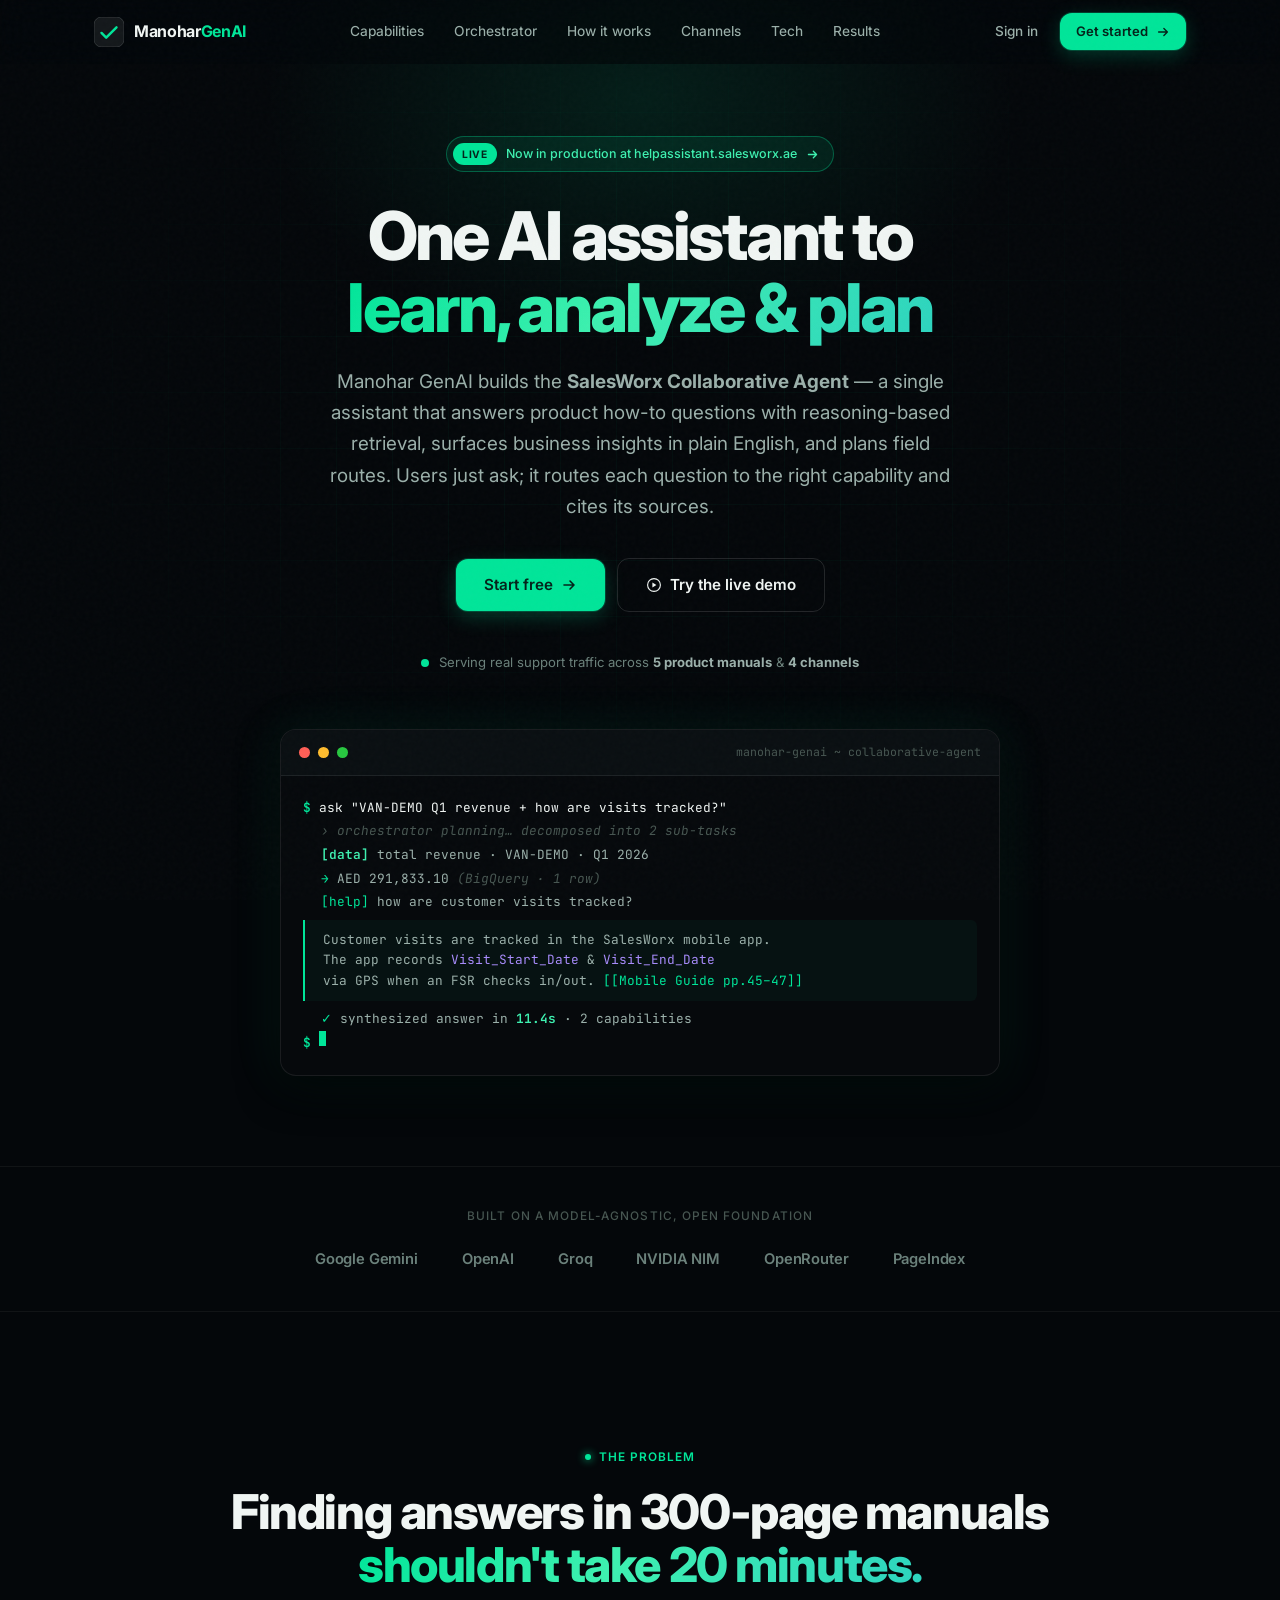
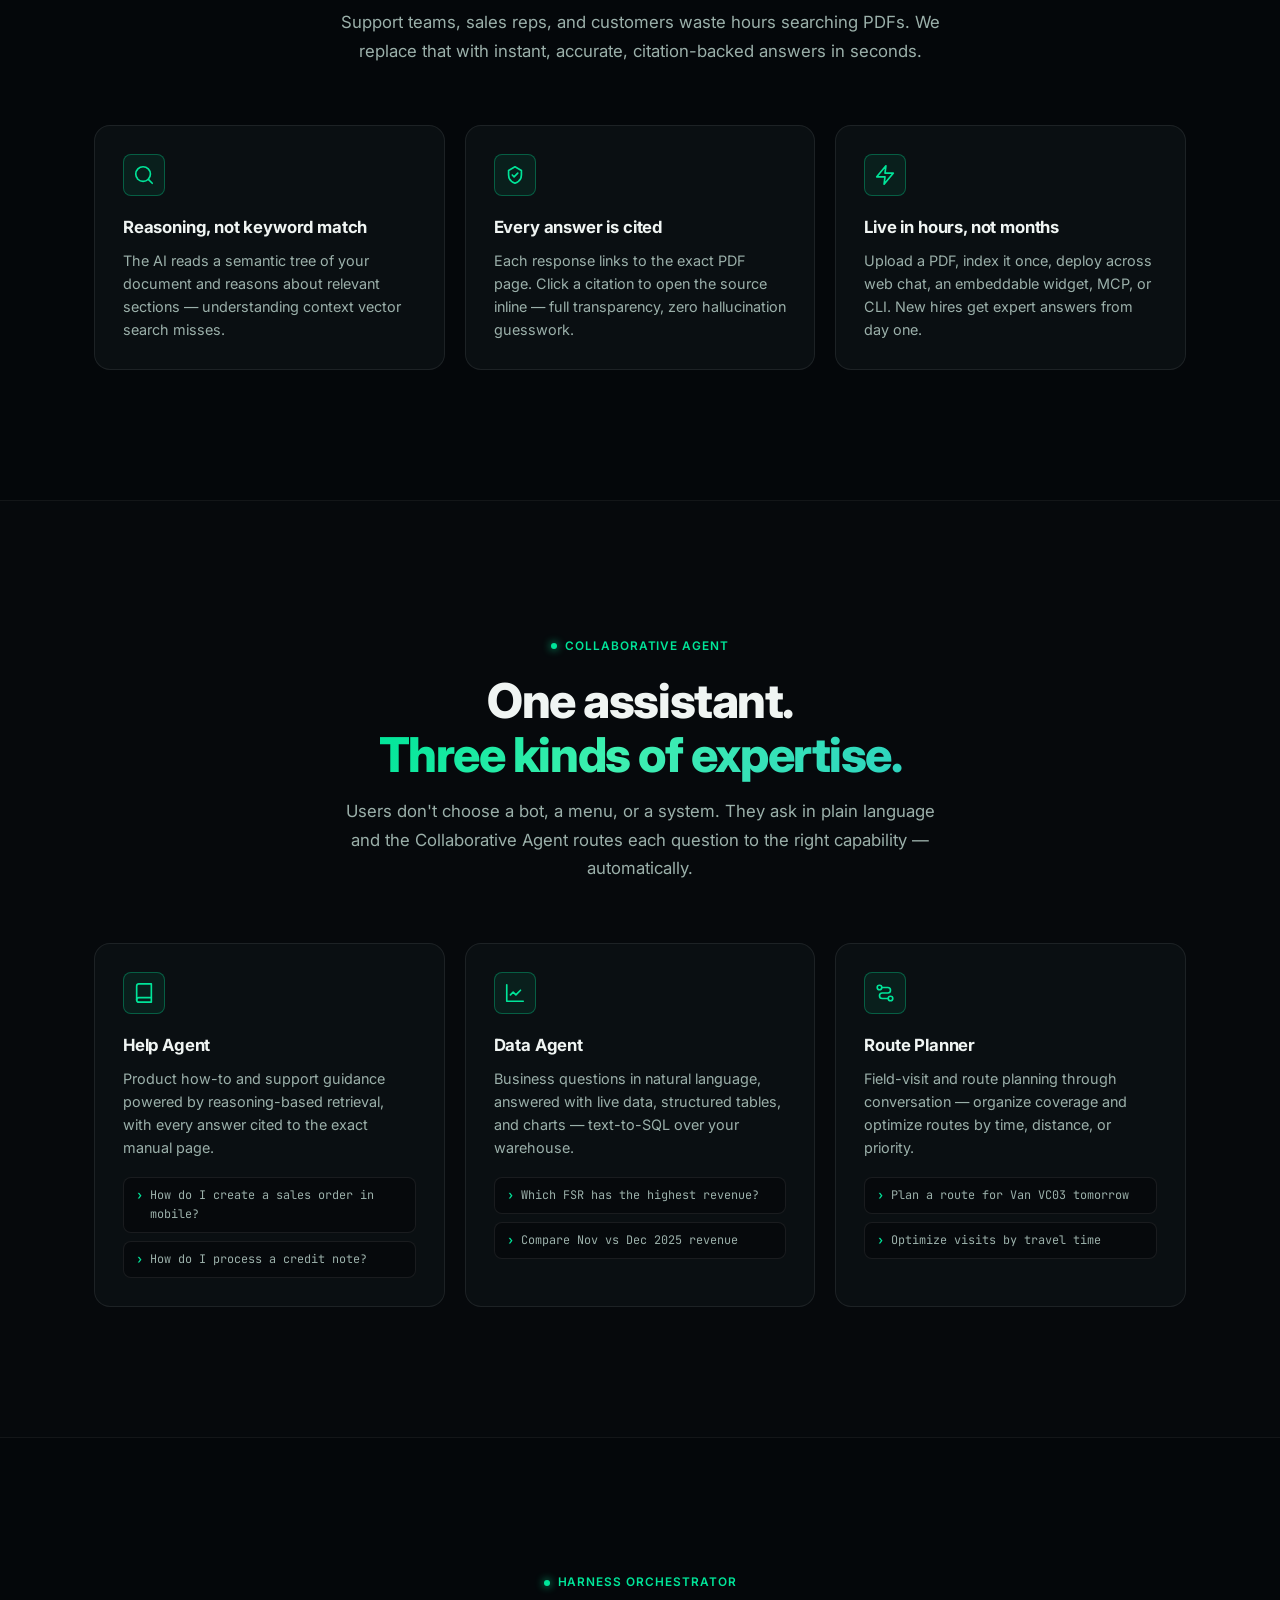
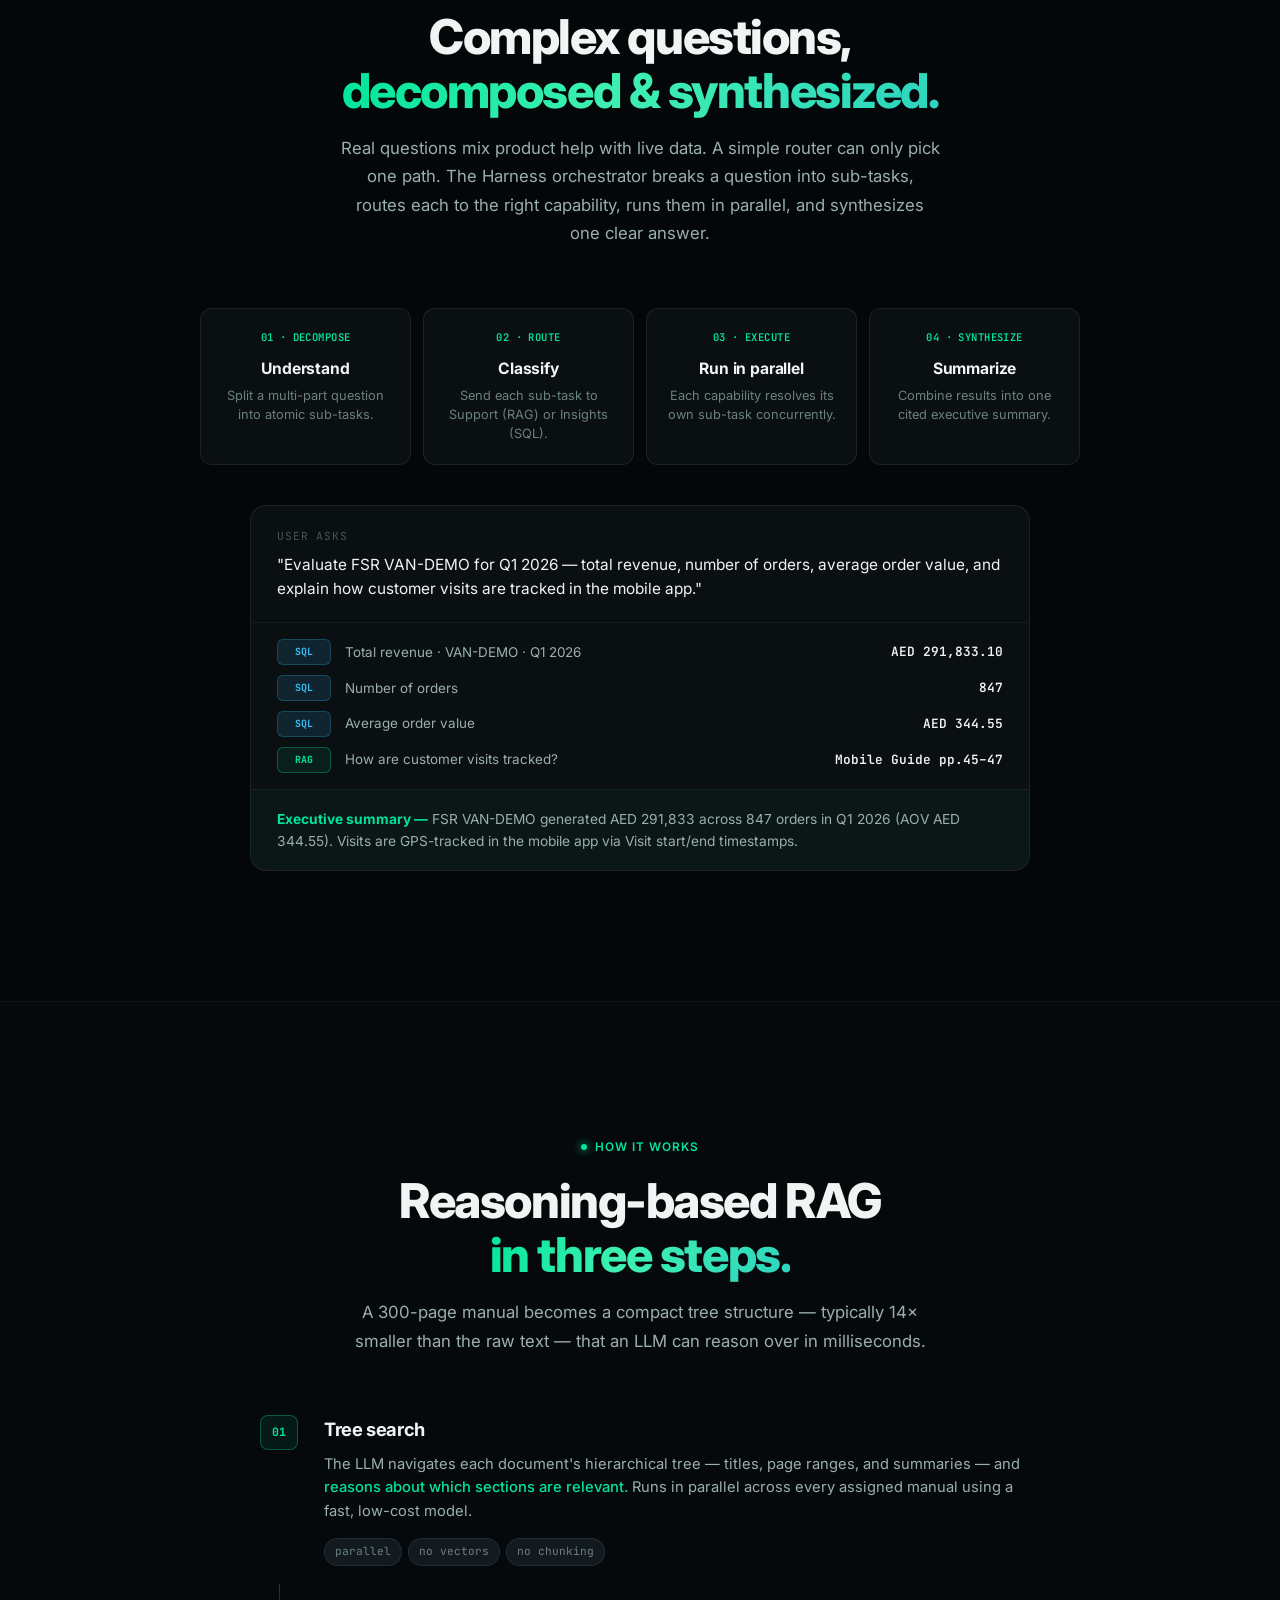
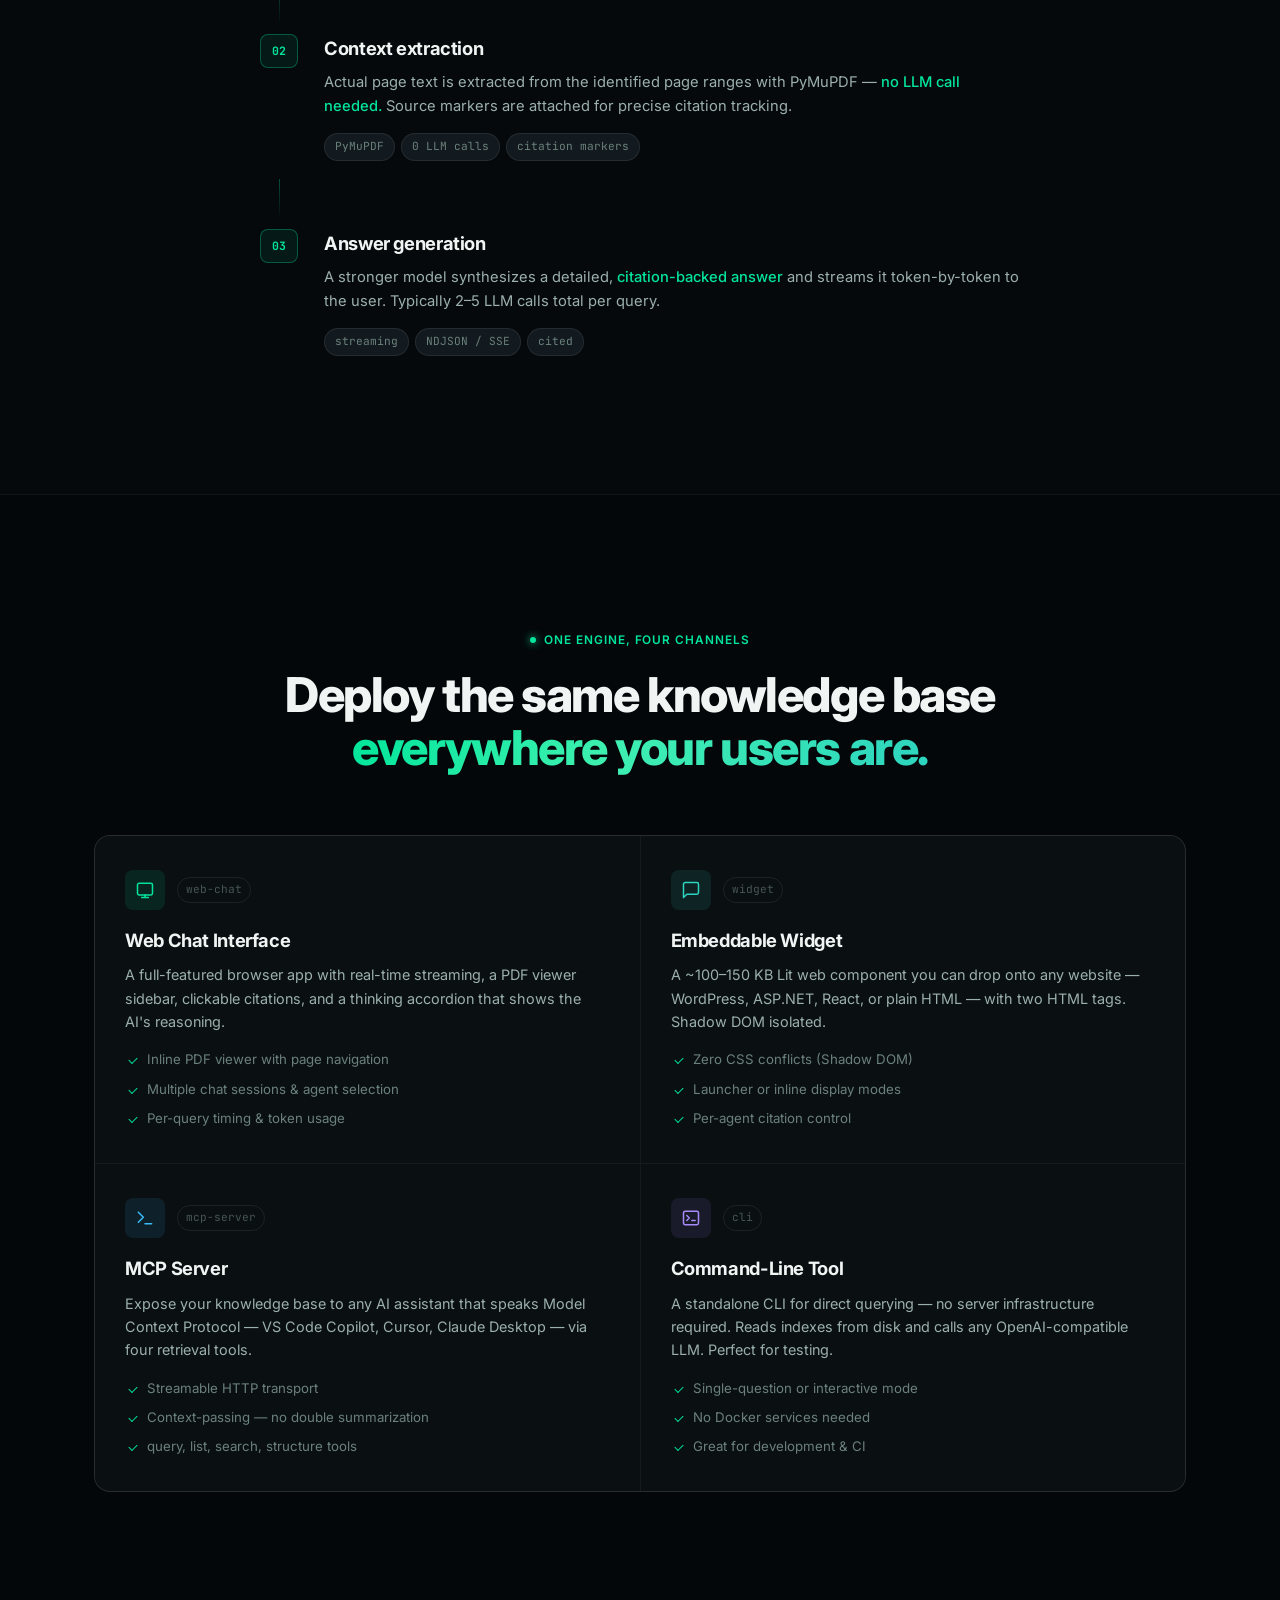
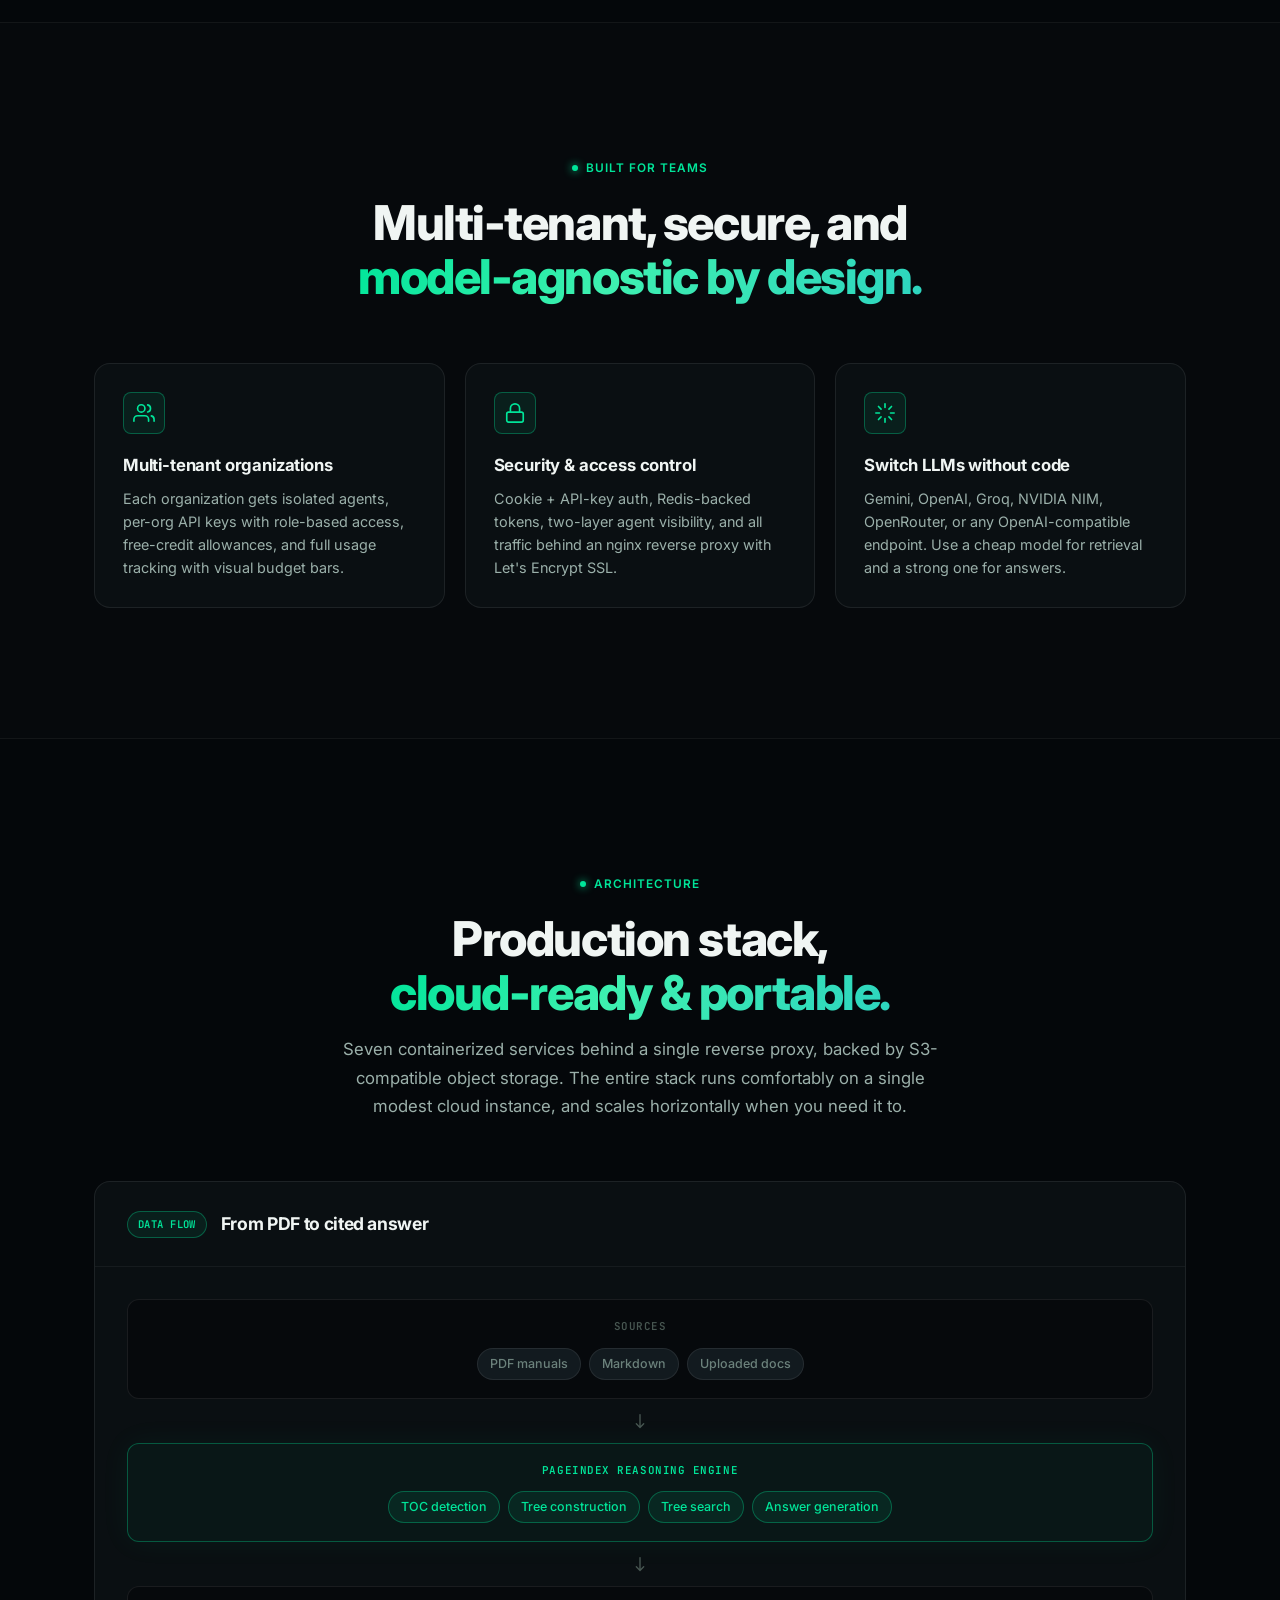
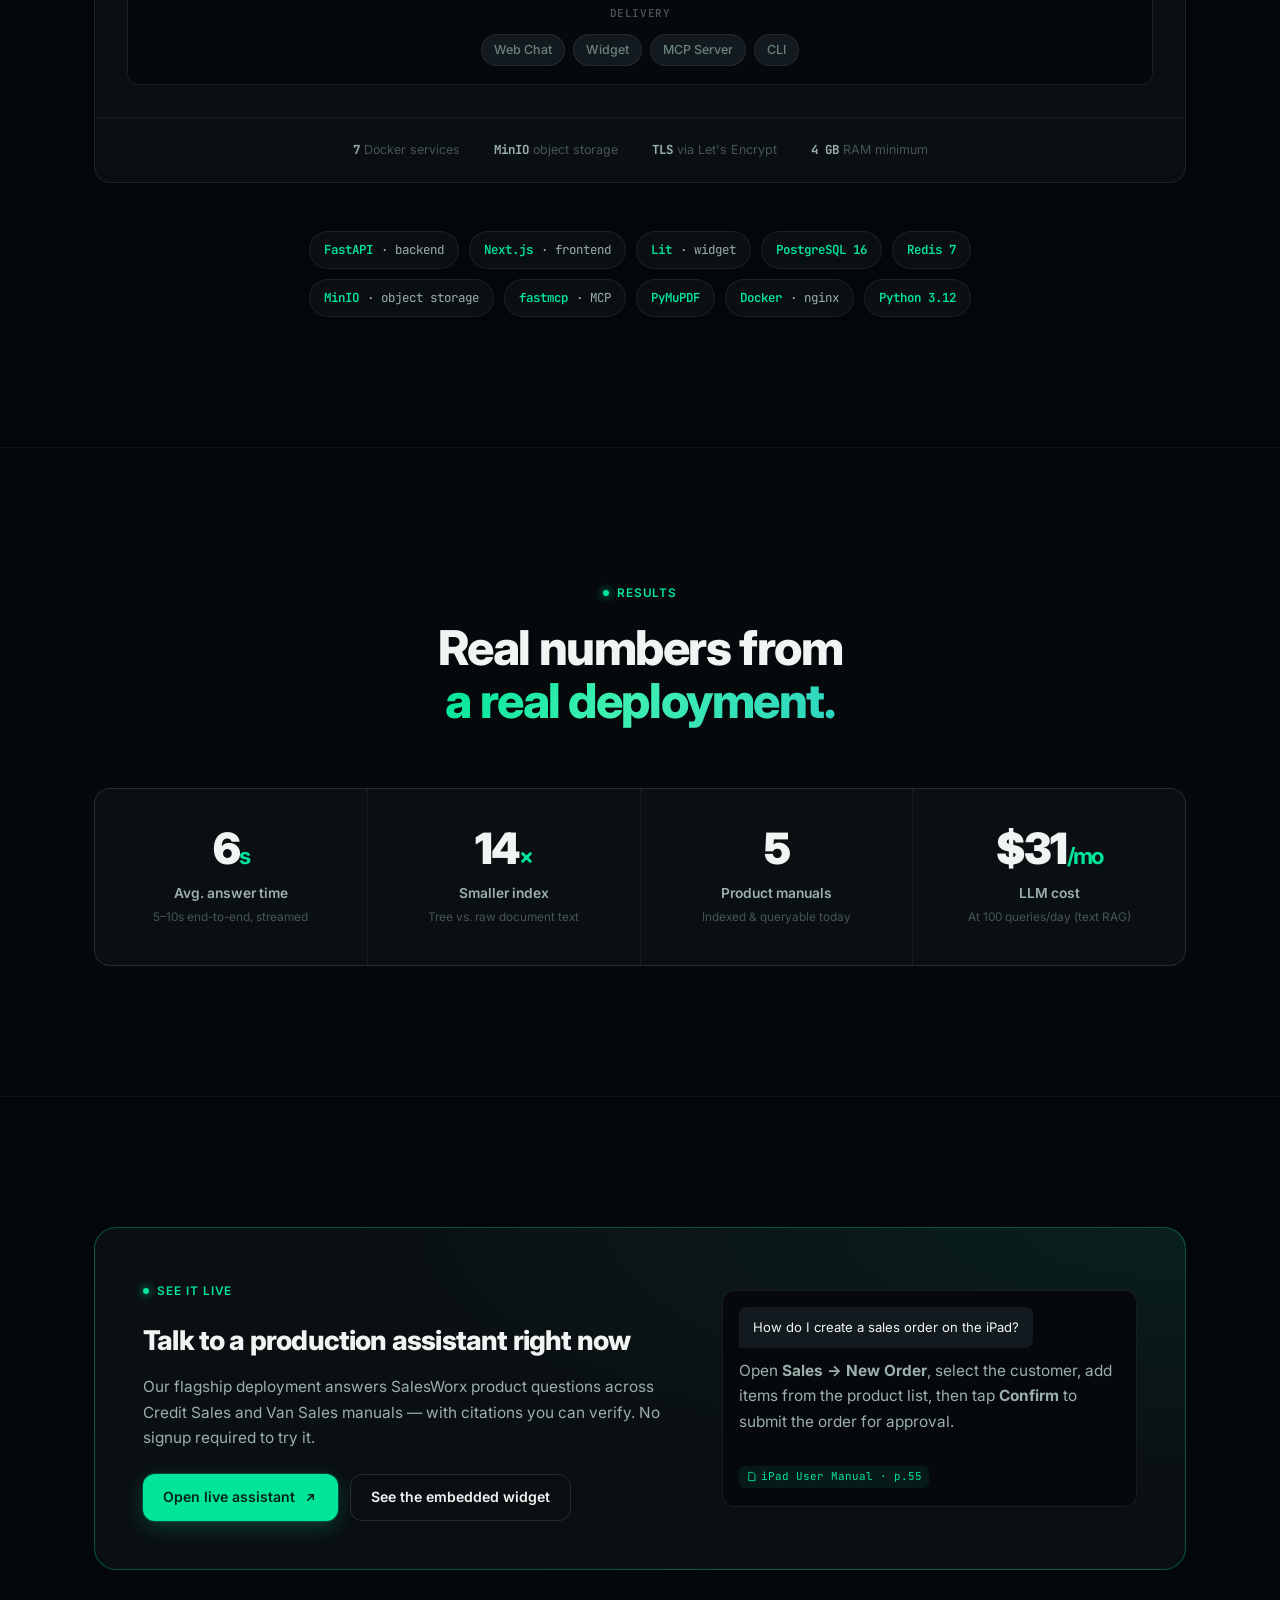
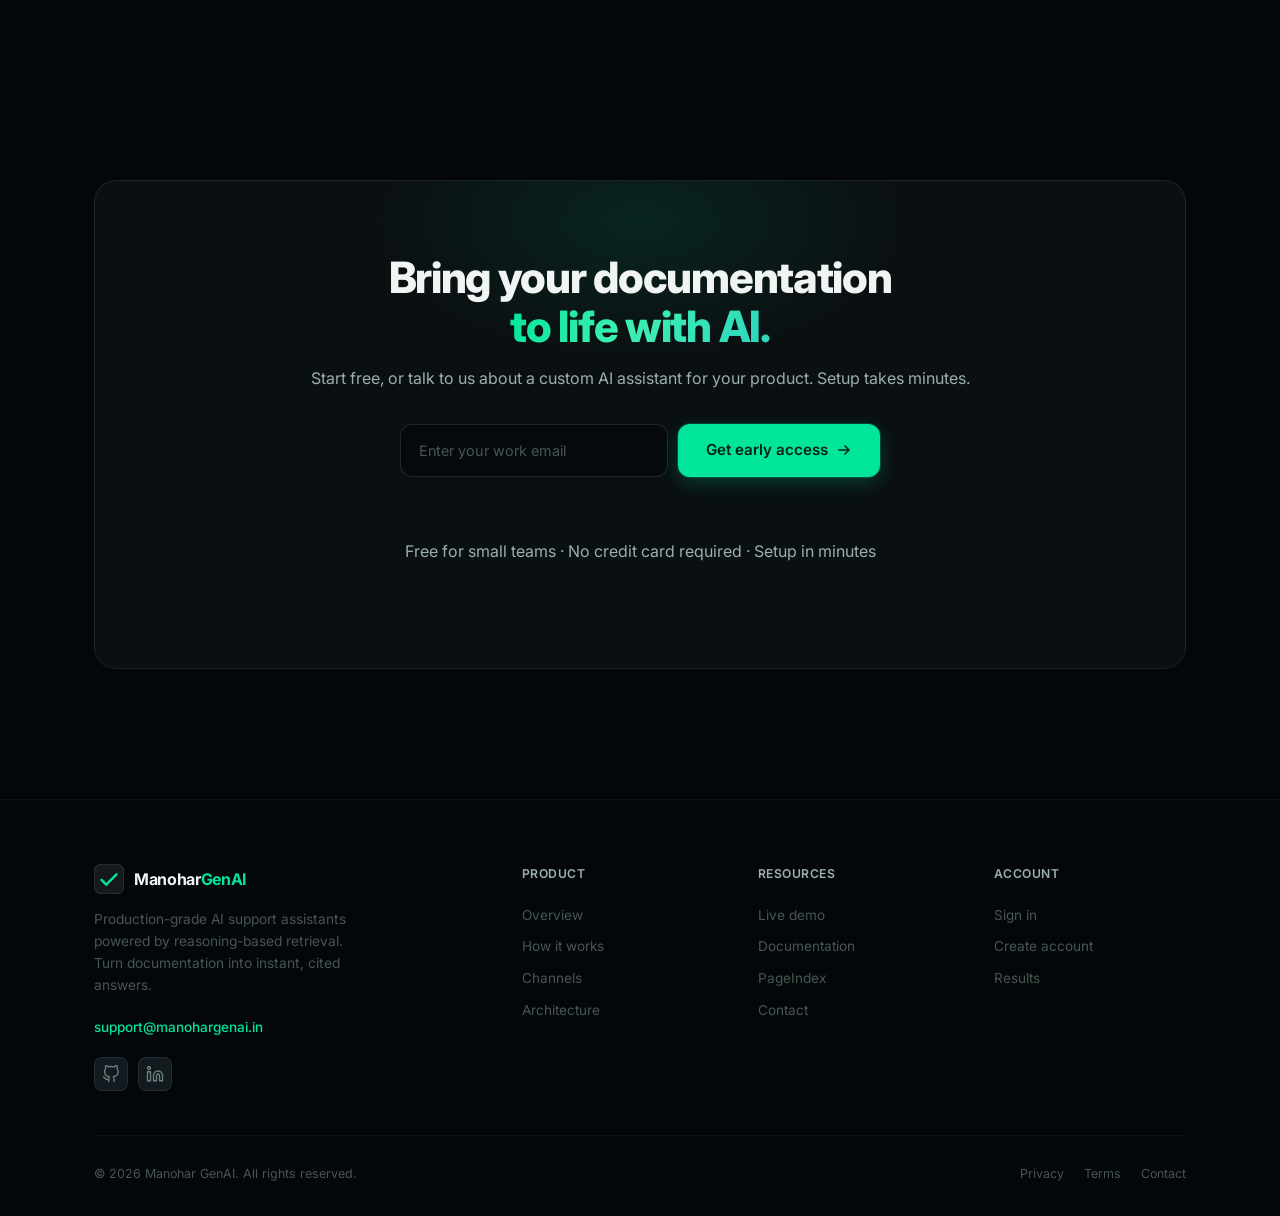
<file: index.html>
<!DOCTYPE html>
<html lang="en">
<head>
    <meta charset="UTF-8">
    <meta name="viewport" content="width=device-width, initial-scale=1.0">

    <!-- SEO / Meta -->
    <title>Manohar GenAI — AI Support Assistants & Reasoning-Based RAG</title>
    <meta name="description" content="Manohar GenAI builds production-grade AI support assistants powered by reasoning-based RAG. Turn your product manuals into an instant, citation-backed knowledge base — no vector database, no chunking.">
    <meta name="keywords" content="AI support assistant, reasoning-based RAG, PageIndex, document AI, RAG platform, LLM, generative AI, MCP server, chat widget">
    <meta name="author" content="Manohar GenAI">

    <!-- Open Graph -->
    <meta property="og:type" content="website">
    <meta property="og:title" content="Manohar GenAI — AI Support Assistants & Reasoning-Based RAG">
    <meta property="og:description" content="Turn your product documentation into an intelligent, citation-backed AI assistant. Reasoning-based retrieval — no vector database required.">
    <meta property="og:url" content="https://manohargenai.in">
    <meta property="og:site_name" content="Manohar GenAI">

    <!-- Twitter -->
    <meta name="twitter:card" content="summary_large_image">
    <meta name="twitter:title" content="Manohar GenAI — AI Support Assistants & Reasoning-Based RAG">
    <meta name="twitter:description" content="Turn your product documentation into an intelligent, citation-backed AI assistant.">

    <link rel="canonical" href="https://manohargenai.in">
    <link rel="preconnect" href="https://fonts.googleapis.com">
    <link rel="preconnect" href="https://fonts.gstatic.com" crossorigin>
    <link href="https://fonts.googleapis.com/css2?family=Inter:wght@300;400;500;600;700;800;900&family=JetBrains+Mono:wght@400;500;600&display=swap" rel="stylesheet">
    <link rel="stylesheet" href="css/styles.css">
    <link rel="icon" type="image/svg+xml" href="data:image/svg+xml,%3Csvg xmlns='http://www.w3.org/2000/svg' viewBox='0 0 32 32'%3E%3Crect width='32' height='32' rx='8' fill='%2306090c'/%3E%3Cpath d='M8 17l5 5 11-11' stroke='%2300e599' stroke-width='3' fill='none' stroke-linecap='round' stroke-linejoin='round'/%3E%3C/svg%3E">
</head>
<body>
    <div class="grain"></div>

    <!-- ===== NAV ===== -->
    <nav class="nav" id="nav">
        <div class="nav-inner">
            <a href="#top" class="brand">
                <svg class="brand-mark" viewBox="0 0 32 32" fill="none">
                    <rect width="32" height="32" rx="8" fill="currentColor" fill-opacity="0.08" stroke="currentColor" stroke-opacity="0.16"/>
                    <path d="M8 17l5 5 11-11" stroke="url(#bm)" stroke-width="2.6" fill="none" stroke-linecap="round" stroke-linejoin="round"/>
                    <defs><linearGradient id="bm" x1="8" y1="13" x2="24" y2="22"><stop stop-color="#00e599"/><stop offset="1" stop-color="#2dd4bf"/></linearGradient></defs>
                </svg>
                <span>Manohar<span class="brand-sub">GenAI</span></span>
            </a>
            <div class="nav-links">
                <a href="#capabilities">Capabilities</a>
                <a href="#orchestrator">Orchestrator</a>
                <a href="#how">How it works</a>
                <a href="#channels">Channels</a>
                <a href="#stack">Tech</a>
                <a href="#results">Results</a>
            </div>
            <div class="nav-actions">
                <a href="login.html" class="nav-signin">Sign in</a>
                <a href="signup.html" class="btn btn-primary btn-sm">
                    Get started
                    <svg width="14" height="14" viewBox="0 0 16 16" fill="none"><path d="M3 8h10m0 0L9 4m4 4L9 12" stroke="currentColor" stroke-width="1.6" stroke-linecap="round" stroke-linejoin="round"/></svg>
                </a>
                <button class="nav-burger" id="burger" aria-label="Menu">
                    <svg width="24" height="24" viewBox="0 0 24 24" fill="none"><path d="M4 6h16M4 12h16M4 18h16" stroke="currentColor" stroke-width="1.6" stroke-linecap="round"/></svg>
                </button>
            </div>
        </div>
    </nav>
    <div class="mobile-menu" id="mobileMenu">
        <a href="#capabilities">Capabilities</a>
        <a href="#orchestrator">Orchestrator</a>
        <a href="#how">How it works</a>
        <a href="#channels">Channels</a>
        <a href="#stack">Tech</a>
        <a href="#results">Results</a>
        <a href="login.html">Sign in</a>
        <a href="signup.html" class="btn btn-primary btn-md btn-full">Get started</a>
    </div>

    <!-- ===== HERO ===== -->
    <header class="hero" id="top">
        <div class="hero-grid"></div>
        <div class="hero-glow"></div>
        <div class="container">
            <div class="hero-inner">
                <a href="https://helpassistant.salesworx.ae" target="_blank" rel="noopener" class="announce">
                    <span class="announce-tag">LIVE</span>
                    <span>Now in production at helpassistant.salesworx.ae</span>
                    <svg width="13" height="13" viewBox="0 0 16 16" fill="none"><path d="M3 8h10m0 0L9 4m4 4L9 12" stroke="currentColor" stroke-width="1.6" stroke-linecap="round" stroke-linejoin="round"/></svg>
                </a>
                <h1 class="hero-title">
                    One AI assistant to<br>
                    <span class="text-gradient">learn, analyze &amp; plan</span>
                </h1>
                <p class="hero-sub">
                    Manohar GenAI builds the <strong>SalesWorx Collaborative Agent</strong> — a single
                    assistant that answers product how-to questions with reasoning-based retrieval,
                    surfaces business insights in plain English, and plans field routes. Users just ask;
                    it routes each question to the right capability and cites its sources.
                </p>
                <div class="hero-cta">
                    <a href="signup.html" class="btn btn-primary btn-lg">
                        Start free
                        <svg width="16" height="16" viewBox="0 0 16 16" fill="none"><path d="M3 8h10m0 0L9 4m4 4L9 12" stroke="currentColor" stroke-width="1.6" stroke-linecap="round" stroke-linejoin="round"/></svg>
                    </a>
                    <a href="https://helpassistant.salesworx.ae" target="_blank" rel="noopener" class="btn btn-secondary btn-lg">
                        <svg width="16" height="16" viewBox="0 0 20 20" fill="none"><circle cx="10" cy="10" r="8" stroke="currentColor" stroke-width="1.4"/><path d="M8 7l5 3-5 3V7z" fill="currentColor"/></svg>
                        Try the live demo
                    </a>
                </div>
                <div class="hero-trust">
                    <span class="live-dot"></span>
                    <p>Serving real support traffic across <strong>5 product manuals</strong> &amp; <strong>4 channels</strong></p>
                </div>
            </div>

            <!-- Terminal -->
            <div class="terminal" data-reveal>
                <div class="terminal-bar">
                    <span class="tdot r"></span><span class="tdot y"></span><span class="tdot g"></span>
                    <span class="terminal-name">manohar-genai ~ collaborative-agent</span>
                </div>
                <div class="terminal-body" id="terminalBody">
                    <div class="tline"><span class="tprompt">$</span><span class="tcmd">ask "VAN-DEMO Q1 revenue + how are visits tracked?"</span></div>
                    <div class="tline out"><span class="tmut">› orchestrator planning… decomposed into 2 sub-tasks</span></div>
                    <div class="tline out"><span class="thi">[data]</span> total revenue · VAN-DEMO · Q1 2026</div>
                    <div class="tline out"><span class="tok">→</span> AED 291,833.10 <span class="tmut">(BigQuery · 1 row)</span></div>
                    <div class="tline out"><span class="s">[help]</span> how are customer visits tracked?</div>
                    <div class="tline out tcode">Customer visits are tracked in the SalesWorx mobile app.
The app records <span class="k">Visit_Start_Date</span> &amp; <span class="k">Visit_End_Date</span>
via GPS when an FSR checks in/out. <span class="s">[[Mobile Guide pp.45–47]]</span></div>
                    <div class="tline out"><span class="tok">✓</span> synthesized answer in <span class="thi">11.4s</span> · 2 capabilities</div>
                    <div class="tline"><span class="tprompt">$</span><span class="cur"></span></div>
                </div>
            </div>
        </div>
    </header>

    <!-- ===== LOGO STRIP ===== -->
    <section class="strip">
        <div class="container">
            <p class="strip-label">Built on a model-agnostic, open foundation</p>
            <div class="strip-row">
                <span class="strip-item">Google Gemini</span>
                <span class="strip-item">OpenAI</span>
                <span class="strip-item">Groq</span>
                <span class="strip-item">NVIDIA NIM</span>
                <span class="strip-item">OpenRouter</span>
                <span class="strip-item">PageIndex</span>
            </div>
        </div>
    </section>

    <!-- ===== PROBLEM / VALUE ===== -->
    <section class="section" id="product">
        <div class="container">
            <div class="head-wrap center">
                <span class="eyebrow"><span class="eyebrow-dot"></span>The problem</span>
                <h2 class="s-head">Finding answers in 300-page manuals<br><span class="text-gradient">shouldn't take 20 minutes.</span></h2>
                <p class="s-sub">Support teams, sales reps, and customers waste hours searching PDFs. We replace that with instant, accurate, citation-backed answers in seconds.</p>
            </div>
            <div class="value-grid">
                <div class="value-card" data-reveal>
                    <div class="value-icon">
                        <svg width="22" height="22" viewBox="0 0 24 24" fill="none"><circle cx="11" cy="11" r="8" stroke="currentColor" stroke-width="1.8"/><path d="M21 21l-4.3-4.3" stroke="currentColor" stroke-width="1.8" stroke-linecap="round"/></svg>
                    </div>
                    <h3>Reasoning, not keyword match</h3>
                    <p>The AI reads a semantic tree of your document and reasons about relevant sections — understanding context vector search misses.</p>
                </div>
                <div class="value-card" data-reveal>
                    <div class="value-icon">
                        <svg width="22" height="22" viewBox="0 0 24 24" fill="none"><path d="M9 12l2 2 4-4" stroke="currentColor" stroke-width="1.8" stroke-linecap="round" stroke-linejoin="round"/><path d="M12 3l7 4v5c0 4.5-3 7.5-7 9-4-1.5-7-4.5-7-9V7l7-4z" stroke="currentColor" stroke-width="1.8" stroke-linejoin="round"/></svg>
                    </div>
                    <h3>Every answer is cited</h3>
                    <p>Each response links to the exact PDF page. Click a citation to open the source inline — full transparency, zero hallucination guesswork.</p>
                </div>
                <div class="value-card" data-reveal>
                    <div class="value-icon">
                        <svg width="22" height="22" viewBox="0 0 24 24" fill="none"><path d="M13 2L3 14h9l-1 8 10-12h-9l1-8z" stroke="currentColor" stroke-width="1.8" stroke-linecap="round" stroke-linejoin="round"/></svg>
                    </div>
                    <h3>Live in hours, not months</h3>
                    <p>Upload a PDF, index it once, deploy across web chat, an embeddable widget, MCP, or CLI. New hires get expert answers from day one.</p>
                </div>
            </div>
        </div>
    </section>

    <!-- ===== CAPABILITIES (Collaborative Agent) ===== -->
    <section class="section section-alt" id="capabilities">
        <div class="container">
            <div class="head-wrap center">
                <span class="eyebrow"><span class="eyebrow-dot"></span>Collaborative Agent</span>
                <h2 class="s-head">One assistant.<br><span class="text-gradient">Three kinds of expertise.</span></h2>
                <p class="s-sub">Users don't choose a bot, a menu, or a system. They ask in plain language and the Collaborative Agent routes each question to the right capability — automatically.</p>
            </div>
            <div class="value-grid">
                <div class="value-card" data-reveal>
                    <div class="value-icon">
                        <svg width="22" height="22" viewBox="0 0 24 24" fill="none"><path d="M4 19.5A2.5 2.5 0 016.5 17H20" stroke="currentColor" stroke-width="1.8" stroke-linecap="round" stroke-linejoin="round"/><path d="M6.5 2H20v20H6.5A2.5 2.5 0 014 19.5v-15A2.5 2.5 0 016.5 2z" stroke="currentColor" stroke-width="1.8" stroke-linecap="round" stroke-linejoin="round"/></svg>
                    </div>
                    <h3>Help Agent</h3>
                    <p>Product how-to and support guidance powered by reasoning-based retrieval, with every answer cited to the exact manual page.</p>
                    <div class="cap-prompts">
                        <span class="prompt-chip">How do I create a sales order in mobile?</span>
                        <span class="prompt-chip">How do I process a credit note?</span>
                    </div>
                </div>
                <div class="value-card" data-reveal>
                    <div class="value-icon">
                        <svg width="22" height="22" viewBox="0 0 24 24" fill="none"><path d="M3 3v18h18" stroke="currentColor" stroke-width="1.8" stroke-linecap="round" stroke-linejoin="round"/><path d="M7 14l3-3 3 3 5-5" stroke="currentColor" stroke-width="1.8" stroke-linecap="round" stroke-linejoin="round"/></svg>
                    </div>
                    <h3>Data Agent</h3>
                    <p>Business questions in natural language, answered with live data, structured tables, and charts — text-to-SQL over your warehouse.</p>
                    <div class="cap-prompts">
                        <span class="prompt-chip">Which FSR has the highest revenue?</span>
                        <span class="prompt-chip">Compare Nov vs Dec 2025 revenue</span>
                    </div>
                </div>
                <div class="value-card" data-reveal>
                    <div class="value-icon">
                        <svg width="22" height="22" viewBox="0 0 24 24" fill="none"><circle cx="6" cy="6" r="2.5" stroke="currentColor" stroke-width="1.8"/><circle cx="18" cy="18" r="2.5" stroke="currentColor" stroke-width="1.8"/><path d="M8.5 6H15a3 3 0 010 6H9a3 3 0 000 6h6.5" stroke="currentColor" stroke-width="1.8" stroke-linecap="round" stroke-linejoin="round"/></svg>
                    </div>
                    <h3>Route Planner</h3>
                    <p>Field-visit and route planning through conversation — organize coverage and optimize routes by time, distance, or priority.</p>
                    <div class="cap-prompts">
                        <span class="prompt-chip">Plan a route for Van VC03 tomorrow</span>
                        <span class="prompt-chip">Optimize visits by travel time</span>
                    </div>
                </div>
            </div>
        </div>
    </section>

    <!-- ===== ORCHESTRATOR (Harness) ===== -->
    <section class="section" id="orchestrator">
        <div class="container">
            <div class="head-wrap center">
                <span class="eyebrow"><span class="eyebrow-dot"></span>Harness Orchestrator</span>
                <h2 class="s-head">Complex questions,<br><span class="text-gradient">decomposed &amp; synthesized.</span></h2>
                <p class="s-sub">Real questions mix product help with live data. A simple router can only pick one path. The Harness orchestrator breaks a question into sub-tasks, routes each to the right capability, runs them in parallel, and synthesizes one clear answer.</p>
            </div>

            <div class="orch-steps">
                <div class="orch-step" data-reveal>
                    <div class="orch-step-n">01 · DECOMPOSE</div>
                    <h4>Understand</h4>
                    <p>Split a multi-part question into atomic sub-tasks.</p>
                </div>
                <div class="orch-step" data-reveal>
                    <div class="orch-step-n">02 · ROUTE</div>
                    <h4>Classify</h4>
                    <p>Send each sub-task to Support (RAG) or Insights (SQL).</p>
                </div>
                <div class="orch-step" data-reveal>
                    <div class="orch-step-n">03 · EXECUTE</div>
                    <h4>Run in parallel</h4>
                    <p>Each capability resolves its own sub-task concurrently.</p>
                </div>
                <div class="orch-step" data-reveal>
                    <div class="orch-step-n">04 · SYNTHESIZE</div>
                    <h4>Summarize</h4>
                    <p>Combine results into one cited executive summary.</p>
                </div>
            </div>

            <div class="orch-demo" data-reveal>
                <div class="orch-q">
                    <span>user asks</span>
                    "Evaluate FSR VAN-DEMO for Q1 2026 — total revenue, number of orders, average order value, and explain how customer visits are tracked in the mobile app."
                </div>
                <div class="orch-tasks">
                    <div class="orch-task">
                        <span class="orch-badge sql">SQL</span>
                        <span class="orch-task-text">Total revenue · VAN-DEMO · Q1 2026</span>
                        <span class="orch-task-res">AED 291,833.10</span>
                    </div>
                    <div class="orch-task">
                        <span class="orch-badge sql">SQL</span>
                        <span class="orch-task-text">Number of orders</span>
                        <span class="orch-task-res">847</span>
                    </div>
                    <div class="orch-task">
                        <span class="orch-badge sql">SQL</span>
                        <span class="orch-task-text">Average order value</span>
                        <span class="orch-task-res">AED 344.55</span>
                    </div>
                    <div class="orch-task">
                        <span class="orch-badge rag">RAG</span>
                        <span class="orch-task-text">How are customer visits tracked?</span>
                        <span class="orch-task-res">Mobile Guide pp.45–47</span>
                    </div>
                </div>
                <div class="orch-summary">
                    <b>Executive summary —</b> FSR VAN-DEMO generated AED 291,833 across 847 orders in Q1 2026 (AOV AED 344.55). Visits are GPS-tracked in the mobile app via Visit start/end timestamps.
                </div>
            </div>
        </div>
    </section>

    <!-- ===== HOW IT WORKS ===== -->
    <section class="section section-alt" id="how">
        <div class="container">
            <div class="head-wrap center">
                <span class="eyebrow"><span class="eyebrow-dot"></span>How it works</span>
                <h2 class="s-head">Reasoning-based RAG<br><span class="text-gradient">in three steps.</span></h2>
                <p class="s-sub">A 300-page manual becomes a compact tree structure — typically 14× smaller than the raw text — that an LLM can reason over in milliseconds.</p>
            </div>
            <div class="pipeline">
                <div class="pstep" data-reveal>
                    <span class="pstep-num">01</span>
                    <div class="pstep-body">
                        <h3>Tree search</h3>
                        <p>The LLM navigates each document's hierarchical tree — titles, page ranges, and summaries — and <span class="accent-text">reasons about which sections are relevant.</span> Runs in parallel across every assigned manual using a fast, low-cost model.</p>
                        <div class="ptags"><span>parallel</span><span>no vectors</span><span>no chunking</span></div>
                    </div>
                </div>
                <div class="pconn"></div>
                <div class="pstep" data-reveal>
                    <span class="pstep-num">02</span>
                    <div class="pstep-body">
                        <h3>Context extraction</h3>
                        <p>Actual page text is extracted from the identified page ranges with PyMuPDF — <span class="accent-text">no LLM call needed.</span> Source markers are attached for precise citation tracking.</p>
                        <div class="ptags"><span>PyMuPDF</span><span>0 LLM calls</span><span>citation markers</span></div>
                    </div>
                </div>
                <div class="pconn"></div>
                <div class="pstep" data-reveal>
                    <span class="pstep-num">03</span>
                    <div class="pstep-body">
                        <h3>Answer generation</h3>
                        <p>A stronger model synthesizes a detailed, <span class="accent-text">citation-backed answer</span> and streams it token-by-token to the user. Typically 2–5 LLM calls total per query.</p>
                        <div class="ptags"><span>streaming</span><span>NDJSON / SSE</span><span>cited</span></div>
                    </div>
                </div>
            </div>
        </div>
    </section>

    <!-- ===== CHANNELS ===== -->
    <section class="section" id="channels">
        <div class="container">
            <div class="head-wrap center">
                <span class="eyebrow"><span class="eyebrow-dot"></span>One engine, four channels</span>
                <h2 class="s-head">Deploy the same knowledge base<br><span class="text-gradient">everywhere your users are.</span></h2>
            </div>
            <div class="feature-grid">
                <div class="feature-card" data-reveal>
                    <div class="feature-top">
                        <div class="feature-ico ico-green">
                            <svg width="20" height="20" viewBox="0 0 24 24" fill="none"><rect x="3" y="4" width="18" height="14" rx="2" stroke="currentColor" stroke-width="1.8"/><path d="M8 21h8M12 18v3" stroke="currentColor" stroke-width="1.8" stroke-linecap="round"/></svg>
                        </div>
                        <span class="feature-tag">web-chat</span>
                    </div>
                    <h3>Web Chat Interface</h3>
                    <p>A full-featured browser app with real-time streaming, a PDF viewer sidebar, clickable citations, and a thinking accordion that shows the AI's reasoning.</p>
                    <ul class="feature-list">
                        <li>Inline PDF viewer with page navigation</li>
                        <li>Multiple chat sessions &amp; agent selection</li>
                        <li>Per-query timing &amp; token usage</li>
                    </ul>
                </div>
                <div class="feature-card" data-reveal>
                    <div class="feature-top">
                        <div class="feature-ico ico-teal">
                            <svg width="20" height="20" viewBox="0 0 24 24" fill="none"><path d="M21 15a2 2 0 01-2 2H7l-4 4V5a2 2 0 012-2h14a2 2 0 012 2z" stroke="currentColor" stroke-width="1.8" stroke-linecap="round" stroke-linejoin="round"/></svg>
                        </div>
                        <span class="feature-tag">widget</span>
                    </div>
                    <h3>Embeddable Widget</h3>
                    <p>A ~100–150 KB Lit web component you can drop onto any website — WordPress, ASP.NET, React, or plain HTML — with two HTML tags. Shadow DOM isolated.</p>
                    <ul class="feature-list">
                        <li>Zero CSS conflicts (Shadow DOM)</li>
                        <li>Launcher or inline display modes</li>
                        <li>Per-agent citation control</li>
                    </ul>
                </div>
                <div class="feature-card" data-reveal>
                    <div class="feature-top">
                        <div class="feature-ico ico-sky">
                            <svg width="20" height="20" viewBox="0 0 24 24" fill="none"><path d="M4 17l6-6-6-6M12 19h8" stroke="currentColor" stroke-width="1.8" stroke-linecap="round" stroke-linejoin="round"/></svg>
                        </div>
                        <span class="feature-tag">mcp-server</span>
                    </div>
                    <h3>MCP Server</h3>
                    <p>Expose your knowledge base to any AI assistant that speaks Model Context Protocol — VS Code Copilot, Cursor, Claude Desktop — via four retrieval tools.</p>
                    <ul class="feature-list">
                        <li>Streamable HTTP transport</li>
                        <li>Context-passing — no double summarization</li>
                        <li>query, list, search, structure tools</li>
                    </ul>
                </div>
                <div class="feature-card" data-reveal>
                    <div class="feature-top">
                        <div class="feature-ico ico-violet">
                            <svg width="20" height="20" viewBox="0 0 24 24" fill="none"><rect x="3" y="4" width="18" height="16" rx="2" stroke="currentColor" stroke-width="1.8"/><path d="M7 9l3 3-3 3M13 15h4" stroke="currentColor" stroke-width="1.8" stroke-linecap="round" stroke-linejoin="round"/></svg>
                        </div>
                        <span class="feature-tag">cli</span>
                    </div>
                    <h3>Command-Line Tool</h3>
                    <p>A standalone CLI for direct querying — no server infrastructure required. Reads indexes from disk and calls any OpenAI-compatible LLM. Perfect for testing.</p>
                    <ul class="feature-list">
                        <li>Single-question or interactive mode</li>
                        <li>No Docker services needed</li>
                        <li>Great for development &amp; CI</li>
                    </ul>
                </div>
            </div>
        </div>
    </section>

    <!-- ===== ENTERPRISE FEATURES ===== -->
    <section class="section section-alt">
        <div class="container">
            <div class="head-wrap center">
                <span class="eyebrow"><span class="eyebrow-dot"></span>Built for teams</span>
                <h2 class="s-head">Multi-tenant, secure, and<br><span class="text-gradient">model-agnostic by design.</span></h2>
            </div>
            <div class="value-grid">
                <div class="value-card" data-reveal>
                    <div class="value-icon">
                        <svg width="22" height="22" viewBox="0 0 24 24" fill="none"><path d="M17 21v-2a4 4 0 00-4-4H5a4 4 0 00-4 4v2M9 11a4 4 0 100-8 4 4 0 000 8zM23 21v-2a4 4 0 00-3-3.9M16 3.1a4 4 0 010 7.8" stroke="currentColor" stroke-width="1.8" stroke-linecap="round" stroke-linejoin="round"/></svg>
                    </div>
                    <h3>Multi-tenant organizations</h3>
                    <p>Each organization gets isolated agents, per-org API keys with role-based access, free-credit allowances, and full usage tracking with visual budget bars.</p>
                </div>
                <div class="value-card" data-reveal>
                    <div class="value-icon">
                        <svg width="22" height="22" viewBox="0 0 24 24" fill="none"><rect x="3" y="11" width="18" height="11" rx="2" stroke="currentColor" stroke-width="1.8"/><path d="M7 11V7a5 5 0 0110 0v4" stroke="currentColor" stroke-width="1.8" stroke-linecap="round"/></svg>
                    </div>
                    <h3>Security &amp; access control</h3>
                    <p>Cookie + API-key auth, Redis-backed tokens, two-layer agent visibility, and all traffic behind an nginx reverse proxy with Let's Encrypt SSL.</p>
                </div>
                <div class="value-card" data-reveal>
                    <div class="value-icon">
                        <svg width="22" height="22" viewBox="0 0 24 24" fill="none"><path d="M12 2v4M12 18v4M4.9 4.9l2.8 2.8M16.3 16.3l2.8 2.8M2 12h4M18 12h4M4.9 19.1l2.8-2.8M16.3 7.7l2.8-2.8" stroke="currentColor" stroke-width="1.8" stroke-linecap="round"/></svg>
                    </div>
                    <h3>Switch LLMs without code</h3>
                    <p>Gemini, OpenAI, Groq, NVIDIA NIM, OpenRouter, or any OpenAI-compatible endpoint. Use a cheap model for retrieval and a strong one for answers.</p>
                </div>
            </div>
        </div>
    </section>

    <!-- ===== ARCHITECTURE / STACK ===== -->
    <section class="section" id="stack">
        <div class="container">
            <div class="head-wrap center">
                <span class="eyebrow"><span class="eyebrow-dot"></span>Architecture</span>
                <h2 class="s-head">Production stack,<br><span class="text-gradient">cloud-ready &amp; portable.</span></h2>
                <p class="s-sub">Seven containerized services behind a single reverse proxy, backed by S3-compatible object storage. The entire stack runs comfortably on a single modest cloud instance, and scales horizontally when you need it to.</p>
            </div>

            <div class="arch" data-reveal>
                <div class="arch-head">
                    <span class="arch-badge">data flow</span>
                    <h3>From PDF to cited answer</h3>
                </div>
                <div class="arch-layers">
                    <div class="alayer">
                        <div class="alayer-label">Sources</div>
                        <div class="achips"><span>PDF manuals</span><span>Markdown</span><span>Uploaded docs</span></div>
                    </div>
                    <div class="aconn">
                        <svg width="22" height="22" viewBox="0 0 24 24" fill="none"><path d="M12 5v14m0 0l-4-4m4 4l4-4" stroke="currentColor" stroke-width="1.5" stroke-linecap="round" stroke-linejoin="round"/></svg>
                    </div>
                    <div class="alayer hl">
                        <div class="alayer-label">PageIndex Reasoning Engine</div>
                        <div class="achips"><span>TOC detection</span><span>Tree construction</span><span>Tree search</span><span>Answer generation</span></div>
                    </div>
                    <div class="aconn">
                        <svg width="22" height="22" viewBox="0 0 24 24" fill="none"><path d="M12 5v14m0 0l-4-4m4 4l4-4" stroke="currentColor" stroke-width="1.5" stroke-linecap="round" stroke-linejoin="round"/></svg>
                    </div>
                    <div class="alayer">
                        <div class="alayer-label">Delivery</div>
                        <div class="achips"><span>Web Chat</span><span>Widget</span><span>MCP Server</span><span>CLI</span></div>
                    </div>
                </div>
                <div class="arch-foot">
                    <div><span>7</span> Docker services</div>
                    <div><span>MinIO</span> object storage</div>
                    <div><span>TLS</span> via Let's Encrypt</div>
                    <div><span>4 GB</span> RAM minimum</div>
                </div>
            </div>

            <div class="stack">
                <span class="stack-chip"><b>FastAPI</b> · backend</span>
                <span class="stack-chip"><b>Next.js</b> · frontend</span>
                <span class="stack-chip"><b>Lit</b> · widget</span>
                <span class="stack-chip"><b>PostgreSQL 16</b></span>
                <span class="stack-chip"><b>Redis 7</b></span>
                <span class="stack-chip"><b>MinIO</b> · object storage</span>
                <span class="stack-chip"><b>fastmcp</b> · MCP</span>
                <span class="stack-chip"><b>PyMuPDF</b></span>
                <span class="stack-chip"><b>Docker</b> · nginx</span>
                <span class="stack-chip"><b>Python 3.12</b></span>
            </div>
        </div>
    </section>

    <!-- ===== RESULTS / METRICS ===== -->
    <section class="section section-alt" id="results">
        <div class="container">
            <div class="head-wrap center">
                <span class="eyebrow"><span class="eyebrow-dot"></span>Results</span>
                <h2 class="s-head">Real numbers from<br><span class="text-gradient">a real deployment.</span></h2>
            </div>
            <div class="metrics-grid">
                <div class="metric" data-reveal>
                    <div class="metric-val" data-target="6"><span class="metric-unit">s</span></div>
                    <div class="metric-label">Avg. answer time</div>
                    <div class="metric-ctx">5–10s end-to-end, streamed</div>
                </div>
                <div class="metric" data-reveal>
                    <div class="metric-val" data-target="14"><span class="metric-unit">×</span></div>
                    <div class="metric-label">Smaller index</div>
                    <div class="metric-ctx">Tree vs. raw document text</div>
                </div>
                <div class="metric" data-reveal>
                    <div class="metric-val" data-target="5"><span class="metric-unit"></span></div>
                    <div class="metric-label">Product manuals</div>
                    <div class="metric-ctx">Indexed &amp; queryable today</div>
                </div>
                <div class="metric" data-reveal>
                    <div class="metric-val" data-prefix="$" data-target="32"><span class="metric-unit">/mo</span></div>
                    <div class="metric-label">LLM cost</div>
                    <div class="metric-ctx">At 100 queries/day (text RAG)</div>
                </div>
            </div>
        </div>
    </section>

    <!-- ===== LIVE DEMO ===== -->
    <section class="section">
        <div class="container">
            <div class="demo" data-reveal>
                <div class="demo-content">
                    <span class="eyebrow"><span class="eyebrow-dot"></span>See it live</span>
                    <h3>Talk to a production assistant right now</h3>
                    <p>Our flagship deployment answers SalesWorx product questions across Credit Sales and Van Sales manuals — with citations you can verify. No signup required to try it.</p>
                    <div class="demo-links">
                        <a href="https://helpassistant.salesworx.ae" target="_blank" rel="noopener" class="btn btn-primary btn-md">
                            Open live assistant
                            <svg width="15" height="15" viewBox="0 0 16 16" fill="none"><path d="M5 11L11 5M6 5h5v5" stroke="currentColor" stroke-width="1.6" stroke-linecap="round" stroke-linejoin="round"/></svg>
                        </a>
                        <a href="https://www.salesworx.ae" target="_blank" rel="noopener" class="btn btn-secondary btn-md">See the embedded widget</a>
                    </div>
                </div>
                <div class="demo-visual">
                    <div class="demo-chat">
                        <span class="chat-q">How do I create a sales order on the iPad?</span>
                        <p class="chat-a">Open <b>Sales → New Order</b>, select the customer, add items from the product list, then tap <b>Confirm</b> to submit the order for approval.</p>
                        <span class="chat-cite">
                            <svg width="11" height="11" viewBox="0 0 16 16" fill="none"><path d="M4 2h6l3 3v9H4z" stroke="currentColor" stroke-width="1.3"/></svg>
                            iPad User Manual · p.55
                        </span>
                    </div>
                </div>
            </div>
        </div>
    </section>

    <!-- ===== CTA ===== -->
    <section class="cta-wrap" id="contact">
        <div class="container">
            <div class="cta">
                <div class="cta-glow"></div>
                <div class="cta-inner">
                    <h2>Bring your documentation<br><span class="text-gradient">to life with AI.</span></h2>
                    <p>Start free, or talk to us about a custom AI assistant for your product. Setup takes minutes.</p>
                    <form class="cta-form" id="ctaForm" novalidate>
                        <div class="cta-row">
                            <input type="email" id="ctaEmail" placeholder="Enter your work email" autocomplete="email" required>
                            <button type="submit" class="btn btn-primary btn-lg">
                                Get early access
                                <svg width="16" height="16" viewBox="0 0 16 16" fill="none"><path d="M3 8h10m0 0L9 4m4 4L9 12" stroke="currentColor" stroke-width="1.6" stroke-linecap="round" stroke-linejoin="round"/></svg>
                            </button>
                        </div>
                        <p class="form-msg" id="ctaMsg"></p>
                        <p class="cta-note">Free for small teams · No credit card required · Setup in minutes</p>
                    </form>
                </div>
            </div>
        </div>
    </section>

    <!-- ===== FOOTER ===== -->
    <footer class="footer">
        <div class="container">
            <div class="footer-grid">
                <div class="footer-brand">
                    <a href="#top" class="brand">
                        <svg class="brand-mark" viewBox="0 0 32 32" fill="none">
                            <rect width="32" height="32" rx="8" fill="currentColor" fill-opacity="0.08" stroke="currentColor" stroke-opacity="0.16"/>
                            <path d="M8 17l5 5 11-11" stroke="url(#fm)" stroke-width="2.6" fill="none" stroke-linecap="round" stroke-linejoin="round"/>
                            <defs><linearGradient id="fm" x1="8" y1="13" x2="24" y2="22"><stop stop-color="#00e599"/><stop offset="1" stop-color="#2dd4bf"/></linearGradient></defs>
                        </svg>
                        <span>Manohar<span class="brand-sub">GenAI</span></span>
                    </a>
                    <p class="footer-desc">Production-grade AI support assistants powered by reasoning-based retrieval. Turn documentation into instant, cited answers.</p>
                    <a href="mailto:support@manohargenai.in" class="footer-email">support@manohargenai.in</a>
                    <div class="footer-socials">
                        <a href="https://github.com/manoharpalanisamy" target="_blank" rel="noopener" aria-label="GitHub">
                            <svg width="18" height="18" viewBox="0 0 24 24" fill="none"><path d="M9 19c-5 1.5-5-2.5-7-3m14 6v-3.9a3.4 3.4 0 00-.9-2.6c3.1-.4 6.4-1.5 6.4-7A5.4 5.4 0 0020 4.8 5.1 5.1 0 0019.9 1S18.7.6 16 2.5a13.4 13.4 0 00-7 0C6.3.6 5.1 1 5.1 1A5.1 5.1 0 005 4.8a5.4 5.4 0 00-1.5 3.8c0 5.4 3.3 6.6 6.4 7A3.4 3.4 0 009 18.1V22" stroke="currentColor" stroke-width="1.8" stroke-linecap="round" stroke-linejoin="round"/></svg>
                        </a>
                        <a href="https://www.linkedin.com/in/manoharpalanisamy" target="_blank" rel="noopener" aria-label="LinkedIn">
                            <svg width="18" height="18" viewBox="0 0 24 24" fill="none"><path d="M16 8a6 6 0 016 6v7h-4v-7a2 2 0 00-4 0v7h-4v-7a6 6 0 016-6zM2 9h4v12H2zM4 6a2 2 0 100-4 2 2 0 000 4z" stroke="currentColor" stroke-width="1.8" stroke-linecap="round" stroke-linejoin="round"/></svg>
                        </a>
                    </div>
                </div>
                <div class="footer-col">
                    <h4>Product</h4>
                    <a href="#product">Overview</a>
                    <a href="#how">How it works</a>
                    <a href="#channels">Channels</a>
                    <a href="#stack">Architecture</a>
                </div>
                <div class="footer-col">
                    <h4>Resources</h4>
                    <a href="https://helpassistant.salesworx.ae" target="_blank" rel="noopener">Live demo</a>
                    <a href="https://github.com/manoharpalanisamy/swx-support" target="_blank" rel="noopener">Documentation</a>
                    <a href="https://github.com/VectifyAI/PageIndex" target="_blank" rel="noopener">PageIndex</a>
                    <a href="#contact">Contact</a>
                </div>
                <div class="footer-col">
                    <h4>Account</h4>
                    <a href="login.html">Sign in</a>
                    <a href="signup.html">Create account</a>
                    <a href="#results">Results</a>
                </div>
            </div>
            <div class="footer-bottom">
                <p>&copy; 2026 Manohar GenAI. All rights reserved.</p>
                <div class="footer-legal">
                    <a href="#">Privacy</a>
                    <a href="#">Terms</a>
                    <a href="#contact">Contact</a>
                </div>
            </div>
        </div>
    </footer>

    <script src="js/main.js"></script>
</body>
</html>
</file>
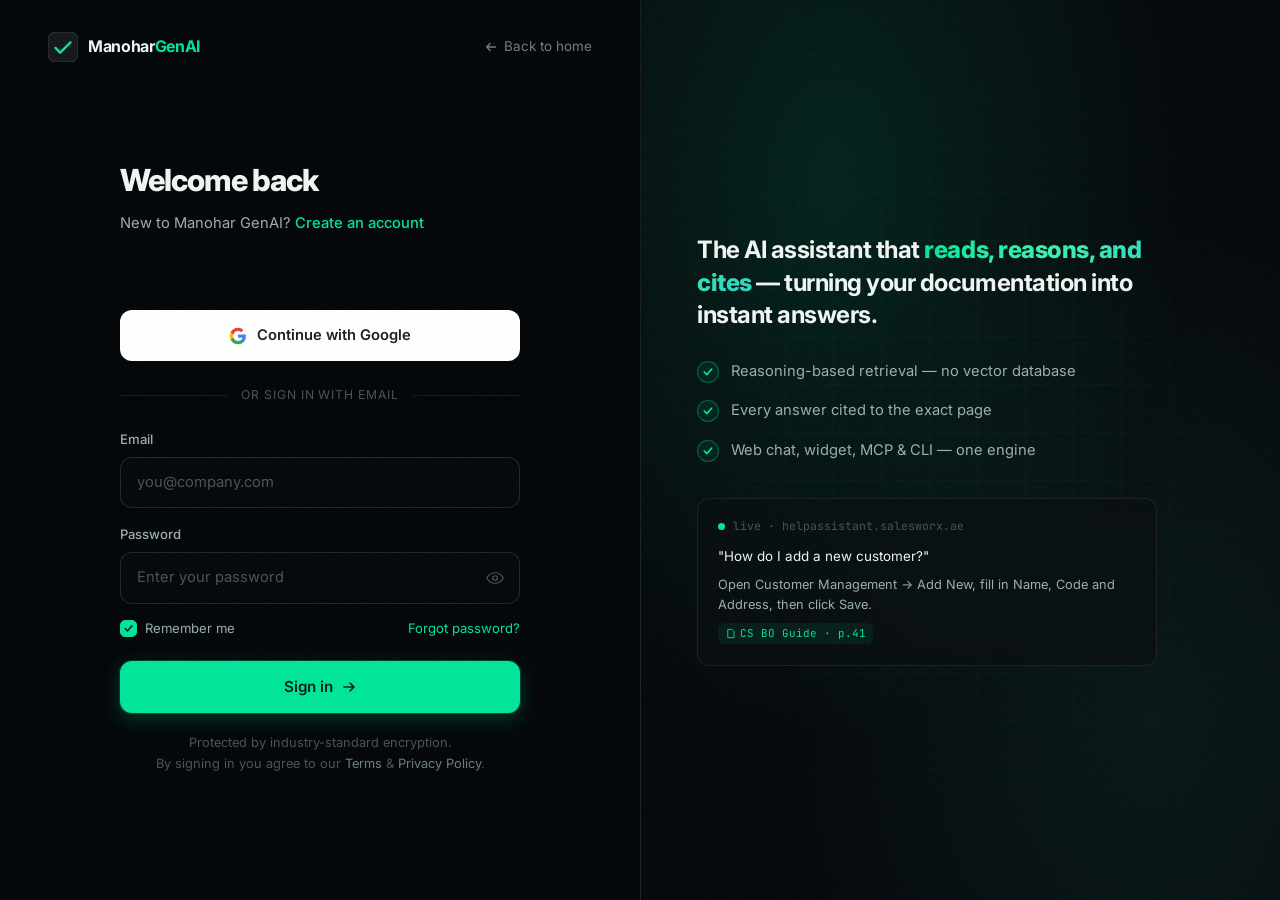
<file: login.html>
<!DOCTYPE html>
<html lang="en">
<head>
    <meta charset="UTF-8">
    <meta name="viewport" content="width=device-width, initial-scale=1.0">
    <title>Sign in — Manohar GenAI</title>
    <meta name="description" content="Sign in to your Manohar GenAI account.">
    <meta name="robots" content="noindex">
    <link rel="preconnect" href="https://fonts.googleapis.com">
    <link rel="preconnect" href="https://fonts.gstatic.com" crossorigin>
    <link href="https://fonts.googleapis.com/css2?family=Inter:wght@300;400;500;600;700;800;900&family=JetBrains+Mono:wght@400;500;600&display=swap" rel="stylesheet">
    <link rel="stylesheet" href="css/styles.css">
    <link rel="stylesheet" href="css/auth.css">
    <link rel="icon" type="image/svg+xml" href="data:image/svg+xml,%3Csvg xmlns='http://www.w3.org/2000/svg' viewBox='0 0 32 32'%3E%3Crect width='32' height='32' rx='8' fill='%2306090c'/%3E%3Cpath d='M8 17l5 5 11-11' stroke='%2300e599' stroke-width='3' fill='none' stroke-linecap='round' stroke-linejoin='round'/%3E%3C/svg%3E">
</head>
<body>
    <div class="grain"></div>
    <div class="auth-body">
        <!-- Left: form -->
        <main class="auth-panel">
            <div class="auth-top">
                <a href="index.html" class="brand">
                    <svg class="brand-mark" viewBox="0 0 32 32" fill="none">
                        <rect width="32" height="32" rx="8" fill="currentColor" fill-opacity="0.08" stroke="currentColor" stroke-opacity="0.16"/>
                        <path d="M8 17l5 5 11-11" stroke="url(#m)" stroke-width="2.6" fill="none" stroke-linecap="round" stroke-linejoin="round"/>
                        <defs><linearGradient id="m" x1="8" y1="13" x2="24" y2="22"><stop stop-color="#00e599"/><stop offset="1" stop-color="#2dd4bf"/></linearGradient></defs>
                    </svg>
                    <span>Manohar<span class="brand-sub">GenAI</span></span>
                </a>
                <a href="index.html" class="auth-back">
                    <svg width="14" height="14" viewBox="0 0 16 16" fill="none"><path d="M13 8H3m0 0l4 4M3 8l4-4" stroke="currentColor" stroke-width="1.6" stroke-linecap="round" stroke-linejoin="round"/></svg>
                    Back to home
                </a>
            </div>

            <div class="auth-main">
                <div class="auth-head">
                    <h1>Welcome back</h1>
                    <p>New to Manohar GenAI? <a href="signup.html">Create an account</a></p>
                </div>

                <!-- OAuth: official Google button renders here -->
                <div id="gsiButton" class="gsi-btn"></div>
                <button type="button" class="oauth-btn" id="googleBtn" hidden>
                    <svg viewBox="0 0 24 24"><path fill="#4285F4" d="M22.56 12.25c0-.78-.07-1.53-.2-2.25H12v4.26h5.92a5.06 5.06 0 01-2.2 3.32v2.77h3.57c2.08-1.92 3.27-4.74 3.27-8.1z"/><path fill="#34A853" d="M12 23c2.97 0 5.46-.98 7.28-2.66l-3.57-2.77c-.98.66-2.23 1.06-3.71 1.06-2.86 0-5.29-1.93-6.16-4.53H2.18v2.84A11 11 0 0012 23z"/><path fill="#FBBC05" d="M5.84 14.1a6.6 6.6 0 010-4.2V7.06H2.18a11 11 0 000 9.88l3.66-2.84z"/><path fill="#EA4335" d="M12 5.38c1.62 0 3.06.56 4.21 1.64l3.15-3.15A11 11 0 0012 1 11 11 0 002.18 7.06l3.66 2.84C6.71 7.31 9.14 5.38 12 5.38z"/></svg>
                    Continue with Google
                </button>

                <div class="auth-divider">or sign in with email</div>

                <!-- Email form -->
                <form class="auth-form" id="loginForm" novalidate>
                    <div class="field">
                        <label for="email">Email</label>
                        <div class="field-input">
                            <input type="email" id="email" name="email" placeholder="you@company.com" autocomplete="email" required>
                        </div>
                        <span class="field-error" data-for="email"></span>
                    </div>
                    <div class="field">
                        <label for="password">Password</label>
                        <div class="field-input">
                            <input type="password" id="password" name="password" placeholder="Enter your password" autocomplete="current-password" required>
                            <button type="button" class="toggle-pw" data-toggle="password" aria-label="Show password">
                                <svg width="18" height="18" viewBox="0 0 24 24" fill="none"><path d="M1 12s4-7 11-7 11 7 11 7-4 7-11 7-11-7-11-7z" stroke="currentColor" stroke-width="1.6"/><circle cx="12" cy="12" r="3" stroke="currentColor" stroke-width="1.6"/></svg>
                            </button>
                        </div>
                        <span class="field-error" data-for="password"></span>
                    </div>

                    <div class="auth-row">
                        <label class="checkbox">
                            <input type="checkbox" id="remember" checked>
                            <span class="box"><svg width="11" height="11" viewBox="0 0 16 16" fill="none"><path d="M3 8l3.5 3.5L13 4" stroke="currentColor" stroke-width="2.2" stroke-linecap="round" stroke-linejoin="round"/></svg></span>
                            Remember me
                        </label>
                        <a href="#" class="link-muted" id="forgotLink">Forgot password?</a>
                    </div>

                    <div class="auth-msg" id="authMsg"></div>

                    <button type="submit" class="btn btn-primary btn-lg btn-full auth-submit" id="submitBtn">
                        Sign in
                        <svg width="16" height="16" viewBox="0 0 16 16" fill="none"><path d="M3 8h10m0 0L9 4m4 4L9 12" stroke="currentColor" stroke-width="1.6" stroke-linecap="round" stroke-linejoin="round"/></svg>
                    </button>
                </form>

                <p class="auth-foot">
                    Protected by industry-standard encryption.<br>
                    By signing in you agree to our <a href="#">Terms</a> &amp; <a href="#">Privacy Policy</a>.
                </p>
            </div>
        </main>

        <!-- Right: showcase -->
        <aside class="auth-aside">
            <div class="auth-aside-grid"></div>
            <div class="auth-aside-inner">
                <p class="aside-quote">
                    The AI assistant that <span class="text-gradient">reads, reasons, and cites</span> — turning your documentation into instant answers.
                </p>
                <div class="aside-points">
                    <div class="aside-point">
                        <span class="aside-check"><svg width="12" height="12" viewBox="0 0 16 16" fill="none"><path d="M3 8l3.5 3.5L13 4" stroke="currentColor" stroke-width="2.2" stroke-linecap="round" stroke-linejoin="round"/></svg></span>
                        Reasoning-based retrieval — no vector database
                    </div>
                    <div class="aside-point">
                        <span class="aside-check"><svg width="12" height="12" viewBox="0 0 16 16" fill="none"><path d="M3 8l3.5 3.5L13 4" stroke="currentColor" stroke-width="2.2" stroke-linecap="round" stroke-linejoin="round"/></svg></span>
                        Every answer cited to the exact page
                    </div>
                    <div class="aside-point">
                        <span class="aside-check"><svg width="12" height="12" viewBox="0 0 16 16" fill="none"><path d="M3 8l3.5 3.5L13 4" stroke="currentColor" stroke-width="2.2" stroke-linecap="round" stroke-linejoin="round"/></svg></span>
                        Web chat, widget, MCP &amp; CLI — one engine
                    </div>
                </div>
                <div class="aside-card">
                    <div class="aside-card-top">
                        <span class="live-dot"></span>
                        <span class="aside-card-label">live · helpassistant.salesworx.ae</span>
                    </div>
                    <p class="aside-card-q">"How do I add a new customer?"</p>
                    <p class="aside-card-a">Open Customer Management → Add New, fill in Name, Code and Address, then click Save.</p>
                    <span class="aside-card-cite">
                        <svg width="11" height="11" viewBox="0 0 16 16" fill="none"><path d="M4 2h6l3 3v9H4z" stroke="currentColor" stroke-width="1.3"/></svg>
                        CS BO Guide · p.41
                    </span>
                </div>
            </div>
        </aside>
    </div>

    <script src="https://accounts.google.com/gsi/client" async></script>
    <script src="js/auth.js"></script>
</body>
</html>
</file>
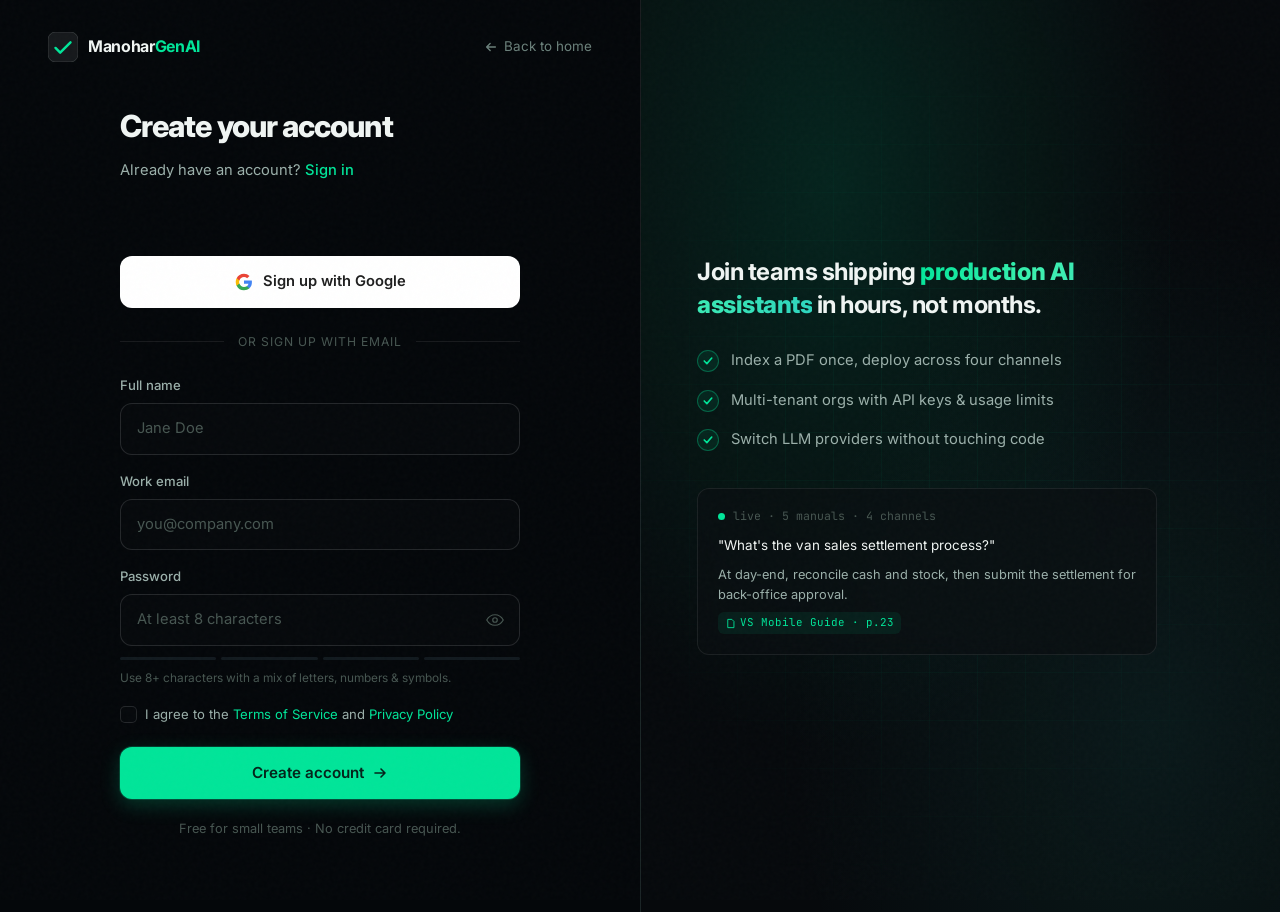
<file: signup.html>
<!DOCTYPE html>
<html lang="en">
<head>
    <meta charset="UTF-8">
    <meta name="viewport" content="width=device-width, initial-scale=1.0">
    <title>Create your account — Manohar GenAI</title>
    <meta name="description" content="Create a free Manohar GenAI account and turn your documentation into an AI assistant.">
    <meta name="robots" content="noindex">
    <link rel="preconnect" href="https://fonts.googleapis.com">
    <link rel="preconnect" href="https://fonts.gstatic.com" crossorigin>
    <link href="https://fonts.googleapis.com/css2?family=Inter:wght@300;400;500;600;700;800;900&family=JetBrains+Mono:wght@400;500;600&display=swap" rel="stylesheet">
    <link rel="stylesheet" href="css/styles.css">
    <link rel="stylesheet" href="css/auth.css">
    <link rel="icon" type="image/svg+xml" href="data:image/svg+xml,%3Csvg xmlns='http://www.w3.org/2000/svg' viewBox='0 0 32 32'%3E%3Crect width='32' height='32' rx='8' fill='%2306090c'/%3E%3Cpath d='M8 17l5 5 11-11' stroke='%2300e599' stroke-width='3' fill='none' stroke-linecap='round' stroke-linejoin='round'/%3E%3C/svg%3E">
</head>
<body>
    <div class="grain"></div>
    <div class="auth-body">
        <!-- Left: form -->
        <main class="auth-panel">
            <div class="auth-top">
                <a href="index.html" class="brand">
                    <svg class="brand-mark" viewBox="0 0 32 32" fill="none">
                        <rect width="32" height="32" rx="8" fill="currentColor" fill-opacity="0.08" stroke="currentColor" stroke-opacity="0.16"/>
                        <path d="M8 17l5 5 11-11" stroke="url(#m)" stroke-width="2.6" fill="none" stroke-linecap="round" stroke-linejoin="round"/>
                        <defs><linearGradient id="m" x1="8" y1="13" x2="24" y2="22"><stop stop-color="#00e599"/><stop offset="1" stop-color="#2dd4bf"/></linearGradient></defs>
                    </svg>
                    <span>Manohar<span class="brand-sub">GenAI</span></span>
                </a>
                <a href="index.html" class="auth-back">
                    <svg width="14" height="14" viewBox="0 0 16 16" fill="none"><path d="M13 8H3m0 0l4 4M3 8l4-4" stroke="currentColor" stroke-width="1.6" stroke-linecap="round" stroke-linejoin="round"/></svg>
                    Back to home
                </a>
            </div>

            <div class="auth-main">
                <div class="auth-head">
                    <h1>Create your account</h1>
                    <p>Already have an account? <a href="login.html">Sign in</a></p>
                </div>

                <!-- OAuth: official Google button renders here -->
                <div id="gsiButton" class="gsi-btn"></div>
                <button type="button" class="oauth-btn" id="googleBtn" hidden>
                    <svg viewBox="0 0 24 24"><path fill="#4285F4" d="M22.56 12.25c0-.78-.07-1.53-.2-2.25H12v4.26h5.92a5.06 5.06 0 01-2.2 3.32v2.77h3.57c2.08-1.92 3.27-4.74 3.27-8.1z"/><path fill="#34A853" d="M12 23c2.97 0 5.46-.98 7.28-2.66l-3.57-2.77c-.98.66-2.23 1.06-3.71 1.06-2.86 0-5.29-1.93-6.16-4.53H2.18v2.84A11 11 0 0012 23z"/><path fill="#FBBC05" d="M5.84 14.1a6.6 6.6 0 010-4.2V7.06H2.18a11 11 0 000 9.88l3.66-2.84z"/><path fill="#EA4335" d="M12 5.38c1.62 0 3.06.56 4.21 1.64l3.15-3.15A11 11 0 0012 1 11 11 0 002.18 7.06l3.66 2.84C6.71 7.31 9.14 5.38 12 5.38z"/></svg>
                    Sign up with Google
                </button>

                <div class="auth-divider">or sign up with email</div>

                <!-- Registration form -->
                <form class="auth-form" id="signupForm" novalidate>
                    <div class="field">
                        <label for="name">Full name</label>
                        <div class="field-input">
                            <input type="text" id="name" name="name" placeholder="Jane Doe" autocomplete="name" required>
                        </div>
                        <span class="field-error" data-for="name"></span>
                    </div>
                    <div class="field">
                        <label for="email">Work email</label>
                        <div class="field-input">
                            <input type="email" id="email" name="email" placeholder="you@company.com" autocomplete="email" required>
                        </div>
                        <span class="field-error" data-for="email"></span>
                    </div>
                    <div class="field">
                        <label for="password">Password</label>
                        <div class="field-input">
                            <input type="password" id="password" name="password" placeholder="At least 8 characters" autocomplete="new-password" required>
                            <button type="button" class="toggle-pw" data-toggle="password" aria-label="Show password">
                                <svg width="18" height="18" viewBox="0 0 24 24" fill="none"><path d="M1 12s4-7 11-7 11 7 11 7-4 7-11 7-11-7-11-7z" stroke="currentColor" stroke-width="1.6"/><circle cx="12" cy="12" r="3" stroke="currentColor" stroke-width="1.6"/></svg>
                            </button>
                        </div>
                        <div class="pw-strength" id="pwStrength" aria-hidden="true">
                            <span class="pw-bar"></span><span class="pw-bar"></span><span class="pw-bar"></span><span class="pw-bar"></span>
                        </div>
                        <span class="pw-hint" id="pwHint">Use 8+ characters with a mix of letters, numbers &amp; symbols.</span>
                        <span class="field-error" data-for="password"></span>
                    </div>

                    <label class="checkbox">
                        <input type="checkbox" id="terms">
                        <span class="box"><svg width="11" height="11" viewBox="0 0 16 16" fill="none"><path d="M3 8l3.5 3.5L13 4" stroke="currentColor" stroke-width="2.2" stroke-linecap="round" stroke-linejoin="round"/></svg></span>
                        <span>I agree to the <a href="#">Terms of Service</a> and <a href="#">Privacy Policy</a></span>
                    </label>
                    <span class="field-error" data-for="terms"></span>

                    <div class="auth-msg" id="authMsg"></div>

                    <button type="submit" class="btn btn-primary btn-lg btn-full auth-submit" id="submitBtn">
                        Create account
                        <svg width="16" height="16" viewBox="0 0 16 16" fill="none"><path d="M3 8h10m0 0L9 4m4 4L9 12" stroke="currentColor" stroke-width="1.6" stroke-linecap="round" stroke-linejoin="round"/></svg>
                    </button>
                </form>

                <p class="auth-foot">
                    Free for small teams · No credit card required.
                </p>
            </div>
        </main>

        <!-- Right: showcase -->
        <aside class="auth-aside">
            <div class="auth-aside-grid"></div>
            <div class="auth-aside-inner">
                <p class="aside-quote">
                    Join teams shipping <span class="text-gradient">production AI assistants</span> in hours, not months.
                </p>
                <div class="aside-points">
                    <div class="aside-point">
                        <span class="aside-check"><svg width="12" height="12" viewBox="0 0 16 16" fill="none"><path d="M3 8l3.5 3.5L13 4" stroke="currentColor" stroke-width="2.2" stroke-linecap="round" stroke-linejoin="round"/></svg></span>
                        Index a PDF once, deploy across four channels
                    </div>
                    <div class="aside-point">
                        <span class="aside-check"><svg width="12" height="12" viewBox="0 0 16 16" fill="none"><path d="M3 8l3.5 3.5L13 4" stroke="currentColor" stroke-width="2.2" stroke-linecap="round" stroke-linejoin="round"/></svg></span>
                        Multi-tenant orgs with API keys &amp; usage limits
                    </div>
                    <div class="aside-point">
                        <span class="aside-check"><svg width="12" height="12" viewBox="0 0 16 16" fill="none"><path d="M3 8l3.5 3.5L13 4" stroke="currentColor" stroke-width="2.2" stroke-linecap="round" stroke-linejoin="round"/></svg></span>
                        Switch LLM providers without touching code
                    </div>
                </div>
                <div class="aside-card">
                    <div class="aside-card-top">
                        <span class="live-dot"></span>
                        <span class="aside-card-label">live · 5 manuals · 4 channels</span>
                    </div>
                    <p class="aside-card-q">"What's the van sales settlement process?"</p>
                    <p class="aside-card-a">At day-end, reconcile cash and stock, then submit the settlement for back-office approval.</p>
                    <span class="aside-card-cite">
                        <svg width="11" height="11" viewBox="0 0 16 16" fill="none"><path d="M4 2h6l3 3v9H4z" stroke="currentColor" stroke-width="1.3"/></svg>
                        VS Mobile Guide · p.23
                    </span>
                </div>
            </div>
        </aside>
    </div>

    <script src="https://accounts.google.com/gsi/client" async></script>
    <script src="js/auth.js"></script>
</body>
</html>
</file>
<file: css/styles.css>
/* ============================================================
   MANOHAR GenAI — Applied Generative AI Studio
   Design language: Neon (teal-black + electric green)
   + Supabase (emerald, code-native) + Vercel (grid, grain)
   ============================================================ */

:root {
    /* ── Surfaces (Neon-style teal-black depth) ── */
    --bg-root: #04070a;
    --bg-base: #06090c;
    --bg-raised: #0a0f12;
    --bg-elevated: #0e1418;
    --bg-surface: #121a1f;
    --bg-surface-hover: #18232a;

    /* ── Borders ── */
    --border-subtle: rgba(255, 255, 255, 0.05);
    --border-default: rgba(255, 255, 255, 0.08);
    --border-strong: rgba(255, 255, 255, 0.12);
    --border-accent: rgba(0, 229, 153, 0.32);

    /* ── Text ── */
    --text-primary: #f0f5f3;
    --text-secondary: #9bb0aa;
    --text-tertiary: #6b817b;
    --text-muted: #475651;

    /* ── Accent: electric emerald (Neon + Supabase blend) ── */
    --accent: #00e599;
    --accent-bright: #3ef0b0;
    --accent-deep: #00b87a;
    --accent-glow: rgba(0, 229, 153, 0.5);
    --accent-subtle: rgba(0, 229, 153, 0.08);
    --accent-muted: rgba(0, 229, 153, 0.14);

    /* ── Secondary accents ── */
    --teal: #2dd4bf;
    --sky: #38bdf8;
    --violet: #a78bfa;
    --amber: #fbbf24;

    /* ── Typography ── */
    --font-sans: 'Inter', -apple-system, BlinkMacSystemFont, 'Segoe UI', Roboto, sans-serif;
    --font-mono: 'JetBrains Mono', 'SF Mono', 'Fira Code', Menlo, monospace;

    /* ── Layout ── */
    --container: 1140px;
    --nav-h: 64px;

    /* ── Radius ── */
    --r-sm: 6px;
    --r-md: 8px;
    --r-lg: 12px;
    --r-xl: 16px;
    --r-2xl: 22px;
    --r-full: 9999px;

    /* ── Shadow ── */
    --shadow-md: 0 4px 16px rgba(0, 0, 0, 0.5);
    --shadow-lg: 0 12px 40px rgba(0, 0, 0, 0.65);
    --shadow-glow: 0 0 50px rgba(0, 229, 153, 0.1);
}

*, *::before, *::after { box-sizing: border-box; margin: 0; padding: 0; }

html {
    scroll-behavior: smooth;
    -webkit-font-smoothing: antialiased;
    -moz-osx-font-smoothing: grayscale;
    scroll-padding-top: 84px;
}

body {
    font-family: var(--font-sans);
    background: var(--bg-root);
    color: var(--text-primary);
    line-height: 1.6;
    overflow-x: hidden;
}

a { text-decoration: none; color: inherit; }
ul, ol { list-style: none; }
button { cursor: pointer; border: none; background: none; font: inherit; color: inherit; }
input, select, textarea { font: inherit; color: inherit; }
img, svg { display: block; max-width: 100%; }

.container { max-width: var(--container); margin: 0 auto; padding: 0 24px; }

.text-gradient {
    background: linear-gradient(120deg, var(--accent) 0%, var(--accent-bright) 45%, var(--teal) 100%);
    -webkit-background-clip: text;
    background-clip: text;
    -webkit-text-fill-color: transparent;
}

.mono { font-family: var(--font-mono); }

/* ── Grain overlay (Vercel) ── */
.grain {
    position: fixed;
    inset: 0;
    z-index: 9998;
    pointer-events: none;
    opacity: 0.022;
    background-image: url("data:image/svg+xml,%3Csvg viewBox='0 0 256 256' xmlns='http://www.w3.org/2000/svg'%3E%3Cfilter id='n'%3E%3CfeTurbulence type='fractalNoise' baseFrequency='0.85' numOctaves='4' stitchTiles='stitch'/%3E%3C/filter%3E%3Crect width='100%25' height='100%25' filter='url(%23n)'/%3E%3C/svg%3E");
}

/* ============================================================
   BUTTONS
   ============================================================ */
.btn {
    display: inline-flex;
    align-items: center;
    justify-content: center;
    gap: 8px;
    font-weight: 600;
    border-radius: var(--r-lg);
    transition: all 0.2s ease;
    white-space: nowrap;
    cursor: pointer;
}

.btn-primary {
    background: var(--accent);
    color: #04231a;
    box-shadow: 0 0 0 1px rgba(0,229,153,0.2), 0 6px 20px rgba(0, 229, 153, 0.22);
}
.btn-primary:hover {
    background: var(--accent-bright);
    transform: translateY(-2px);
    box-shadow: 0 0 0 1px rgba(0,229,153,0.4), 0 10px 32px rgba(0, 229, 153, 0.35);
}

.btn-secondary {
    background: transparent;
    color: var(--text-primary);
    border: 1px solid var(--border-strong);
}
.btn-secondary:hover {
    border-color: var(--text-tertiary);
    background: var(--bg-elevated);
}

.btn-sm { padding: 8px 16px; font-size: 0.82rem; }
.btn-md { padding: 11px 20px; font-size: 0.88rem; }
.btn-lg { padding: 14px 28px; font-size: 0.95rem; }
.btn-full { width: 100%; }

/* ============================================================
   NAVIGATION
   ============================================================ */
.nav {
    position: fixed;
    top: 0; left: 0; right: 0;
    height: var(--nav-h);
    z-index: 1000;
    background: rgba(4, 7, 10, 0.72);
    backdrop-filter: blur(14px) saturate(1.3);
    -webkit-backdrop-filter: blur(14px) saturate(1.3);
    border-bottom: 1px solid transparent;
    transition: background 0.3s, border-color 0.3s;
}
.nav.scrolled {
    background: rgba(4, 7, 10, 0.94);
    border-bottom-color: var(--border-default);
}
.nav-inner {
    max-width: var(--container);
    margin: 0 auto;
    padding: 0 24px;
    height: 100%;
    display: flex;
    align-items: center;
    justify-content: space-between;
}
.brand {
    display: flex;
    align-items: center;
    gap: 10px;
    font-weight: 700;
    font-size: 1rem;
    letter-spacing: -0.02em;
    color: var(--text-primary);
}
.brand-mark { width: 30px; height: 30px; flex-shrink: 0; }
.brand-sub { color: var(--accent); }

.nav-links {
    display: flex;
    align-items: center;
    gap: 30px;
}
.nav-links a {
    font-size: 0.86rem;
    font-weight: 450;
    color: var(--text-secondary);
    transition: color 0.2s;
}
.nav-links a:hover { color: var(--text-primary); }

.nav-actions { display: flex; align-items: center; gap: 10px; }
.nav-signin {
    font-size: 0.85rem;
    font-weight: 500;
    color: var(--text-secondary);
    padding: 8px 12px;
    transition: color 0.2s;
}
.nav-signin:hover { color: var(--text-primary); }

.nav-burger { display: none; color: var(--text-secondary); padding: 6px; }

/* ============================================================
   HERO
   ============================================================ */
.hero {
    position: relative;
    padding: calc(var(--nav-h) + 72px) 0 90px;
    overflow: hidden;
}
.hero-grid {
    position: absolute;
    inset: 0;
    background-image:
        linear-gradient(rgba(0, 229, 153, 0.035) 1px, transparent 1px),
        linear-gradient(90deg, rgba(0, 229, 153, 0.035) 1px, transparent 1px);
    background-size: 56px 56px;
    mask-image: radial-gradient(ellipse 75% 55% at 50% 35%, #000 25%, transparent 72%);
    -webkit-mask-image: radial-gradient(ellipse 75% 55% at 50% 35%, #000 25%, transparent 72%);
}
.hero-glow {
    position: absolute;
    width: 860px; height: 560px;
    top: -180px; left: 50%;
    transform: translateX(-50%);
    background: radial-gradient(ellipse at center, rgba(0, 229, 153, 0.10) 0%, transparent 62%);
    pointer-events: none;
}
.hero .container { position: relative; z-index: 1; }

.hero-inner { text-align: center; max-width: 800px; margin: 0 auto; }

.announce {
    display: inline-flex;
    align-items: center;
    gap: 9px;
    padding: 6px 14px 6px 6px;
    background: var(--accent-subtle);
    border: 1px solid var(--border-accent);
    border-radius: var(--r-full);
    font-size: 0.78rem;
    font-weight: 500;
    color: var(--accent-bright);
    margin-bottom: 28px;
    transition: background 0.2s;
}
.announce:hover { background: var(--accent-muted); }
.announce-tag {
    padding: 3px 9px;
    font-size: 0.64rem;
    font-weight: 700;
    letter-spacing: 0.05em;
    background: var(--accent);
    color: #04231a;
    border-radius: var(--r-full);
}

.hero-title {
    font-size: clamp(2.6rem, 6vw, 4.2rem);
    font-weight: 800;
    line-height: 1.07;
    letter-spacing: -0.04em;
    margin-bottom: 22px;
}

.hero-sub {
    font-size: clamp(1rem, 2vw, 1.18rem);
    color: var(--text-secondary);
    line-height: 1.65;
    max-width: 620px;
    margin: 0 auto 36px;
}

.hero-cta {
    display: flex;
    align-items: center;
    justify-content: center;
    gap: 12px;
    flex-wrap: wrap;
    margin-bottom: 40px;
}

.hero-trust {
    display: flex;
    align-items: center;
    justify-content: center;
    gap: 10px;
    color: var(--text-tertiary);
    font-size: 0.82rem;
}
.hero-trust strong { color: var(--text-secondary); }
.live-dot {
    width: 8px; height: 8px;
    border-radius: 50%;
    background: var(--accent);
    box-shadow: 0 0 0 0 var(--accent-glow);
    animation: ping 1.8s cubic-bezier(0,0,0.2,1) infinite;
}
@keyframes ping {
    0% { box-shadow: 0 0 0 0 rgba(0,229,153,0.5); }
    70%, 100% { box-shadow: 0 0 0 8px rgba(0,229,153,0); }
}

/* ── Hero terminal ── */
.terminal {
    max-width: 720px;
    margin: 56px auto 0;
    border: 1px solid var(--border-default);
    border-radius: var(--r-xl);
    background: var(--bg-base);
    overflow: hidden;
    box-shadow: var(--shadow-lg), var(--shadow-glow);
    text-align: left;
}
.terminal-bar {
    display: flex;
    align-items: center;
    gap: 8px;
    padding: 13px 18px;
    background: var(--bg-raised);
    border-bottom: 1px solid var(--border-default);
}
.tdot { width: 11px; height: 11px; border-radius: 50%; }
.tdot.r { background: #ff5f57; }
.tdot.y { background: #febc2e; }
.tdot.g { background: #28c840; }
.terminal-name {
    margin-left: auto;
    font-family: var(--font-mono);
    font-size: 0.72rem;
    color: var(--text-muted);
}
.terminal-body {
    padding: 20px 22px;
    font-family: var(--font-mono);
    font-size: 0.8rem;
    line-height: 1.85;
}
.tline { display: flex; gap: 8px; }
.tline.out { padding-left: 18px; color: var(--text-secondary); }
.tprompt { color: var(--accent); font-weight: 600; user-select: none; }
.tcmd { color: var(--text-primary); }
.tok { color: var(--accent); }
.tmut { color: var(--text-muted); font-style: italic; }
.thi { color: var(--accent-bright); font-weight: 600; }
.tcode {
    display: block;
    padding: 10px 18px;
    margin: 6px 0;
    background: rgba(0, 229, 153, 0.04);
    border-left: 2px solid var(--accent);
    border-radius: 0 var(--r-sm) var(--r-sm) 0;
    white-space: pre-wrap;
    line-height: 1.6;
    color: var(--text-secondary);
}
.k { color: var(--violet); }
.s { color: var(--accent); }
.cur {
    display: inline-block;
    width: 7px; height: 15px;
    background: var(--accent);
    animation: blink 1.1s step-end infinite;
}
@keyframes blink { 0%,100%{opacity:1;} 50%{opacity:0;} }

/* ============================================================
   LOGO STRIP
   ============================================================ */
.strip {
    padding: 40px 0;
    border-top: 1px solid var(--border-subtle);
    border-bottom: 1px solid var(--border-subtle);
}
.strip-label {
    text-align: center;
    font-size: 0.74rem;
    font-weight: 500;
    letter-spacing: 0.09em;
    text-transform: uppercase;
    color: var(--text-muted);
    margin-bottom: 22px;
}
.strip-row {
    display: flex;
    align-items: center;
    justify-content: center;
    gap: 44px;
    flex-wrap: wrap;
}
.strip-item {
    font-size: 0.92rem;
    font-weight: 600;
    color: var(--text-tertiary);
    letter-spacing: -0.01em;
    display: flex;
    align-items: center;
    gap: 8px;
}

/* ============================================================
   SECTION HEADERS
   ============================================================ */
.section { padding: 130px 0; }
.section-alt {
    background: var(--bg-base);
    border-top: 1px solid var(--border-subtle);
    border-bottom: 1px solid var(--border-subtle);
}
.eyebrow {
    display: inline-flex;
    align-items: center;
    gap: 8px;
    font-size: 0.74rem;
    font-weight: 600;
    letter-spacing: 0.08em;
    text-transform: uppercase;
    color: var(--accent);
    margin-bottom: 18px;
}
.eyebrow-dot {
    width: 6px; height: 6px;
    border-radius: 50%;
    background: var(--accent);
    box-shadow: 0 0 8px var(--accent);
}
.s-head {
    font-size: clamp(1.9rem, 4vw, 3rem);
    font-weight: 800;
    line-height: 1.12;
    letter-spacing: -0.03em;
    margin-bottom: 16px;
}
.s-sub {
    font-size: 1.05rem;
    color: var(--text-secondary);
    line-height: 1.7;
    max-width: 600px;
}
.center { text-align: center; }
.center .s-sub { margin-left: auto; margin-right: auto; }
.center .eyebrow { justify-content: center; }
.head-wrap { margin-bottom: 60px; }

/* ============================================================
   PROBLEM / VALUE ROW
   ============================================================ */
.value-grid {
    display: grid;
    grid-template-columns: repeat(3, 1fr);
    gap: 20px;
}
.value-card {
    padding: 28px;
    background: var(--bg-raised);
    border: 1px solid var(--border-default);
    border-radius: var(--r-xl);
    transition: border-color 0.3s, transform 0.3s;
}
.value-card:hover { border-color: var(--border-accent); transform: translateY(-3px); }
.value-icon {
    width: 42px; height: 42px;
    display: flex; align-items: center; justify-content: center;
    border-radius: var(--r-md);
    background: var(--accent-subtle);
    border: 1px solid var(--border-accent);
    color: var(--accent);
    margin-bottom: 18px;
}
.value-card h3 { font-size: 1.05rem; font-weight: 700; margin-bottom: 8px; letter-spacing: -0.01em; }
.value-card p { font-size: 0.9rem; color: var(--text-secondary); line-height: 1.6; }

/* ============================================================
   FEATURE / CHANNELS GRID
   ============================================================ */
.feature-grid {
    display: grid;
    grid-template-columns: repeat(2, 1fr);
    gap: 1px;
    background: var(--border-default);
    border: 1px solid var(--border-default);
    border-radius: var(--r-xl);
    overflow: hidden;
}
.feature-card {
    padding: 34px 30px;
    background: var(--bg-raised);
    transition: background 0.3s;
}
.feature-card:hover { background: var(--bg-elevated); }
.feature-top {
    display: flex;
    align-items: center;
    gap: 12px;
    margin-bottom: 16px;
}
.feature-ico {
    width: 40px; height: 40px;
    border-radius: var(--r-md);
    display: flex; align-items: center; justify-content: center;
    flex-shrink: 0;
}
.ico-green { background: rgba(0,229,153,0.1); color: var(--accent); }
.ico-teal { background: rgba(45,212,191,0.1); color: var(--teal); }
.ico-sky { background: rgba(56,189,248,0.1); color: var(--sky); }
.ico-violet { background: rgba(167,139,250,0.1); color: var(--violet); }
.feature-tag {
    font-family: var(--font-mono);
    font-size: 0.7rem;
    color: var(--text-muted);
    padding: 3px 8px;
    border: 1px solid var(--border-default);
    border-radius: var(--r-full);
}
.feature-card h3 { font-size: 1.15rem; font-weight: 700; margin-bottom: 8px; letter-spacing: -0.02em; }
.feature-card > p { font-size: 0.9rem; color: var(--text-secondary); line-height: 1.62; margin-bottom: 16px; }
.feature-list { display: flex; flex-direction: column; gap: 8px; }
.feature-list li {
    font-size: 0.83rem;
    color: var(--text-tertiary);
    padding-left: 22px;
    position: relative;
}
.feature-list li::before {
    content: '';
    position: absolute;
    left: 4px; top: 8px;
    width: 8px; height: 5px;
    border-left: 1.5px solid var(--accent);
    border-bottom: 1.5px solid var(--accent);
    transform: rotate(-45deg);
}

/* ============================================================
   HOW IT WORKS (pipeline)
   ============================================================ */
.pipeline { max-width: 760px; margin: 60px auto 0; }
.pstep {
    display: flex;
    gap: 26px;
    align-items: flex-start;
}
.pstep-num {
    font-family: var(--font-mono);
    font-size: 0.72rem;
    font-weight: 700;
    color: var(--accent);
    padding: 7px 11px;
    background: var(--accent-subtle);
    border: 1px solid var(--border-accent);
    border-radius: var(--r-md);
    flex-shrink: 0;
}
.pstep-body { padding-bottom: 8px; }
.pstep-body h3 { font-size: 1.15rem; font-weight: 700; margin-bottom: 8px; letter-spacing: -0.02em; }
.pstep-body p { font-size: 0.92rem; color: var(--text-secondary); line-height: 1.62; }
.pstep-body .accent-text { color: var(--accent); font-weight: 500; }
.pconn {
    width: 1px; height: 40px;
    margin: 10px 0 10px 19px;
    background: linear-gradient(var(--border-accent), transparent);
}
.ptags { display: flex; flex-wrap: wrap; gap: 6px; margin-top: 14px; }
.ptags span {
    font-family: var(--font-mono);
    font-size: 0.7rem;
    padding: 4px 10px;
    background: var(--bg-surface);
    border: 1px solid var(--border-default);
    border-radius: var(--r-full);
    color: var(--text-tertiary);
}

/* ============================================================
   METRICS
   ============================================================ */
.metrics-grid {
    display: grid;
    grid-template-columns: repeat(4, 1fr);
    gap: 1px;
    background: var(--border-default);
    border: 1px solid var(--border-default);
    border-radius: var(--r-xl);
    overflow: hidden;
}
.metric {
    padding: 38px 24px;
    background: var(--bg-raised);
    text-align: center;
    transition: background 0.3s;
}
.metric:hover { background: var(--bg-elevated); }
.metric-val {
    font-size: 2.7rem;
    font-weight: 900;
    letter-spacing: -0.04em;
    color: var(--text-primary);
    line-height: 1;
    margin-bottom: 12px;
}
.metric-unit { font-size: 1.4rem; color: var(--accent); font-weight: 700; }
.metric-label { font-size: 0.86rem; font-weight: 600; color: var(--text-secondary); margin-bottom: 4px; }
.metric-ctx { font-size: 0.74rem; color: var(--text-muted); }

/* ============================================================
   ARCHITECTURE / STACK
   ============================================================ */
.arch {
    border: 1px solid var(--border-default);
    border-radius: var(--r-xl);
    background: var(--bg-raised);
    overflow: hidden;
}
.arch-head {
    display: flex;
    align-items: center;
    gap: 14px;
    padding: 28px 32px;
    border-bottom: 1px solid var(--border-subtle);
}
.arch-badge {
    font-family: var(--font-mono);
    font-size: 0.66rem;
    font-weight: 600;
    letter-spacing: 0.04em;
    text-transform: uppercase;
    padding: 4px 10px;
    background: var(--accent-subtle);
    border: 1px solid var(--border-accent);
    color: var(--accent);
    border-radius: var(--r-full);
}
.arch-head h3 { font-size: 1.1rem; font-weight: 700; letter-spacing: -0.02em; }
.arch-layers { padding: 32px; display: flex; flex-direction: column; align-items: center; }
.alayer {
    width: 100%;
    padding: 18px 22px;
    background: var(--bg-base);
    border: 1px solid var(--border-default);
    border-radius: var(--r-lg);
    text-align: center;
}
.alayer.hl {
    background: rgba(0,229,153,0.04);
    border-color: var(--border-accent);
    box-shadow: 0 0 30px rgba(0,229,153,0.06);
}
.alayer-label {
    font-family: var(--font-mono);
    font-size: 0.68rem;
    font-weight: 600;
    letter-spacing: 0.05em;
    text-transform: uppercase;
    color: var(--text-muted);
    margin-bottom: 12px;
}
.alayer.hl .alayer-label { color: var(--accent); }
.achips { display: flex; flex-wrap: wrap; justify-content: center; gap: 8px; }
.achips span {
    font-size: 0.78rem;
    font-weight: 500;
    padding: 5px 12px;
    background: var(--bg-surface);
    border: 1px solid var(--border-default);
    border-radius: var(--r-full);
    color: var(--text-tertiary);
}
.alayer.hl .achips span { border-color: var(--border-accent); color: var(--accent); background: var(--accent-subtle); }
.aconn { padding: 11px 0; color: var(--text-muted); }
.arch-foot {
    display: flex;
    justify-content: center;
    gap: 34px;
    padding: 22px 32px;
    border-top: 1px solid var(--border-subtle);
    flex-wrap: wrap;
}
.arch-foot div { font-size: 0.78rem; color: var(--text-muted); }
.arch-foot span { font-family: var(--font-mono); font-weight: 700; color: var(--text-secondary); }

/* ── Tech stack chips ── */
.stack {
    margin-top: 48px;
    display: flex;
    flex-wrap: wrap;
    justify-content: center;
    gap: 10px;
    max-width: 820px;
    margin-left: auto;
    margin-right: auto;
}
.stack-chip {
    display: inline-flex;
    align-items: center;
    gap: 8px;
    font-family: var(--font-mono);
    font-size: 0.78rem;
    padding: 8px 14px;
    background: var(--bg-raised);
    border: 1px solid var(--border-default);
    border-radius: var(--r-full);
    color: var(--text-secondary);
    transition: border-color 0.2s, color 0.2s;
}
.stack-chip:hover { border-color: var(--border-accent); color: var(--text-primary); }
.stack-chip b { color: var(--accent); font-weight: 600; }

/* ============================================================
   CAPABILITIES — example prompt chips
   ============================================================ */
.cap-prompts { display: flex; flex-direction: column; gap: 8px; margin-top: 18px; }
.prompt-chip {
    font-family: var(--font-mono);
    font-size: 0.74rem;
    color: var(--text-secondary);
    background: var(--bg-base);
    border: 1px solid var(--border-default);
    border-radius: var(--r-md);
    padding: 8px 12px 8px 26px;
    position: relative;
    transition: border-color 0.2s, color 0.2s;
}
.prompt-chip::before {
    content: '›';
    position: absolute;
    left: 12px;
    color: var(--accent);
    font-weight: 700;
}
.value-card:hover .prompt-chip { border-color: var(--border-strong); }

/* ============================================================
   ORCHESTRATOR
   ============================================================ */
.orch-steps {
    display: flex;
    gap: 12px;
    justify-content: center;
    flex-wrap: wrap;
    max-width: 880px;
    margin: 0 auto 40px;
}
.orch-step {
    flex: 1;
    min-width: 180px;
    background: var(--bg-raised);
    border: 1px solid var(--border-default);
    border-radius: var(--r-lg);
    padding: 20px;
    text-align: center;
    transition: border-color 0.3s, transform 0.3s;
}
.orch-step:hover { border-color: var(--border-accent); transform: translateY(-3px); }
.orch-step-n {
    font-family: var(--font-mono);
    font-size: 0.66rem;
    font-weight: 600;
    letter-spacing: 0.04em;
    color: var(--accent);
    margin-bottom: 10px;
}
.orch-step h4 { font-size: 0.98rem; font-weight: 700; margin-bottom: 5px; letter-spacing: -0.01em; }
.orch-step p { font-size: 0.8rem; color: var(--text-tertiary); line-height: 1.5; }

.orch-demo {
    max-width: 780px;
    margin: 0 auto;
    background: var(--bg-raised);
    border: 1px solid var(--border-default);
    border-radius: var(--r-xl);
    overflow: hidden;
}
.orch-q {
    padding: 22px 26px;
    border-bottom: 1px solid var(--border-subtle);
    font-size: 0.96rem;
    color: var(--text-primary);
    line-height: 1.55;
}
.orch-q span {
    display: block;
    font-family: var(--font-mono);
    font-size: 0.7rem;
    text-transform: uppercase;
    letter-spacing: 0.08em;
    color: var(--text-muted);
    margin-bottom: 8px;
}
.orch-tasks { padding: 16px 26px; display: flex; flex-direction: column; gap: 10px; }
.orch-task { display: flex; align-items: center; gap: 14px; }
.orch-badge {
    font-family: var(--font-mono);
    font-size: 0.62rem;
    font-weight: 700;
    letter-spacing: 0.03em;
    padding: 4px 0;
    width: 54px;
    text-align: center;
    border-radius: var(--r-sm);
    flex-shrink: 0;
}
.orch-badge.sql { background: rgba(56,189,248,0.12); color: var(--sky); border: 1px solid rgba(56,189,248,0.25); }
.orch-badge.rag { background: var(--accent-subtle); color: var(--accent); border: 1px solid var(--border-accent); }
.orch-task-text { flex: 1; font-size: 0.84rem; color: var(--text-secondary); }
.orch-task-res { font-family: var(--font-mono); font-size: 0.8rem; font-weight: 600; color: var(--text-primary); white-space: nowrap; }
.orch-summary {
    padding: 18px 26px;
    border-top: 1px solid var(--border-subtle);
    background: rgba(0, 229, 153, 0.03);
    font-size: 0.86rem;
    color: var(--text-secondary);
    line-height: 1.6;
}
.orch-summary b { color: var(--accent); }

/* ============================================================
   LIVE DEMO BANNER
   ============================================================ */
.demo {
    position: relative;
    border: 1px solid var(--border-accent);
    border-radius: var(--r-2xl);
    background:
        radial-gradient(ellipse at top right, rgba(0,229,153,0.08), transparent 55%),
        var(--bg-raised);
    padding: 48px;
    display: grid;
    grid-template-columns: 1.3fr 1fr;
    gap: 40px;
    align-items: center;
    overflow: hidden;
}
.demo h3 { font-size: 1.7rem; font-weight: 800; letter-spacing: -0.03em; margin-bottom: 12px; }
.demo p { font-size: 0.96rem; color: var(--text-secondary); line-height: 1.65; margin-bottom: 24px; }
.demo-links { display: flex; flex-wrap: wrap; gap: 12px; }
.demo-visual {
    display: flex;
    flex-direction: column;
    gap: 10px;
}
.demo-chat {
    background: var(--bg-base);
    border: 1px solid var(--border-default);
    border-radius: var(--r-lg);
    padding: 16px;
}
.chat-q {
    font-size: 0.82rem;
    color: var(--text-primary);
    background: var(--bg-surface);
    padding: 10px 14px;
    border-radius: var(--r-md) var(--r-md) var(--r-md) 2px;
    margin-bottom: 10px;
    display: inline-block;
}
.chat-a { font-size: 0.8rem; color: var(--text-secondary); line-height: 1.6; }
.chat-cite {
    display: inline-flex;
    align-items: center;
    gap: 4px;
    font-family: var(--font-mono);
    font-size: 0.68rem;
    color: var(--accent);
    background: var(--accent-subtle);
    padding: 2px 7px;
    border-radius: var(--r-sm);
    margin-top: 8px;
}

/* ============================================================
   CTA
   ============================================================ */
.cta-wrap { padding: 80px 0 130px; }
.cta {
    position: relative;
    padding: 72px 56px;
    background: var(--bg-raised);
    border: 1px solid var(--border-default);
    border-radius: var(--r-2xl);
    text-align: center;
    overflow: hidden;
}
.cta-glow {
    position: absolute;
    top: -120px; left: 50%;
    transform: translateX(-50%);
    width: 620px; height: 320px;
    background: radial-gradient(ellipse at center, rgba(0,229,153,0.1) 0%, transparent 62%);
    pointer-events: none;
}
.cta-inner { position: relative; z-index: 1; }
.cta h2 { font-size: clamp(1.9rem, 4vw, 2.7rem); font-weight: 800; letter-spacing: -0.03em; line-height: 1.15; margin-bottom: 14px; }
.cta p { font-size: 1rem; color: var(--text-secondary); margin-bottom: 32px; }
.cta-form { max-width: 480px; margin: 0 auto; }
.cta-row { display: flex; gap: 10px; margin-bottom: 12px; }
.cta-row input {
    flex: 1;
    padding: 14px 18px;
    background: var(--bg-base);
    border: 1px solid var(--border-strong);
    border-radius: var(--r-lg);
    font-size: 0.9rem;
    transition: border-color 0.2s, box-shadow 0.2s;
}
.cta-row input:focus {
    outline: none;
    border-color: var(--accent);
    box-shadow: 0 0 0 3px var(--accent-subtle);
}
.cta-row input::placeholder { color: var(--text-muted); }
.cta-note { font-size: 0.76rem; color: var(--text-muted); }
.form-msg {
    font-size: 0.84rem;
    margin-top: 12px;
    min-height: 18px;
    color: var(--accent);
    font-weight: 500;
}

/* ============================================================
   FOOTER
   ============================================================ */
.footer { padding: 64px 0 32px; border-top: 1px solid var(--border-subtle); }
.footer-grid {
    display: grid;
    grid-template-columns: 2fr 1fr 1fr 1fr;
    gap: 44px;
    margin-bottom: 44px;
}
.footer-brand .brand { margin-bottom: 14px; }
.footer-desc { font-size: 0.86rem; color: var(--text-muted); max-width: 280px; line-height: 1.6; margin-bottom: 18px; }
.footer-email {
    display: inline-block;
    font-size: 0.85rem;
    font-weight: 500;
    color: var(--accent);
    margin-bottom: 18px;
    transition: color 0.2s;
}
.footer-email:hover { color: var(--accent-bright); text-decoration: underline; }
.footer-socials { display: flex; gap: 10px; }
.footer-socials a {
    width: 34px; height: 34px;
    display: flex; align-items: center; justify-content: center;
    border-radius: var(--r-md);
    background: var(--bg-surface);
    border: 1px solid var(--border-default);
    color: var(--text-tertiary);
    transition: all 0.2s;
}
.footer-socials a:hover { color: var(--accent); border-color: var(--border-accent); }
.footer-col h4 {
    font-size: 0.76rem;
    font-weight: 600;
    letter-spacing: 0.04em;
    text-transform: uppercase;
    color: var(--text-secondary);
    margin-bottom: 16px;
}
.footer-col a { display: block; font-size: 0.85rem; color: var(--text-muted); padding: 5px 0; transition: color 0.2s; }
.footer-col a:hover { color: var(--text-primary); }
.footer-bottom {
    display: flex;
    align-items: center;
    justify-content: space-between;
    padding-top: 28px;
    border-top: 1px solid var(--border-subtle);
}
.footer-bottom p { font-size: 0.78rem; color: var(--text-muted); }
.footer-legal { display: flex; gap: 20px; }
.footer-legal a { font-size: 0.78rem; color: var(--text-muted); transition: color 0.2s; }
.footer-legal a:hover { color: var(--text-primary); }

/* ============================================================
   MOBILE MENU
   ============================================================ */
.mobile-menu {
    position: fixed;
    top: var(--nav-h); left: 0; right: 0;
    background: rgba(4, 7, 10, 0.98);
    backdrop-filter: blur(16px);
    border-bottom: 1px solid var(--border-default);
    padding: 20px 24px;
    z-index: 999;
    display: none;
    flex-direction: column;
    gap: 6px;
}
.mobile-menu.open { display: flex; }
.mobile-menu a {
    font-size: 1rem;
    color: var(--text-secondary);
    padding: 12px 0;
    border-bottom: 1px solid var(--border-subtle);
}
.mobile-menu a:last-of-type { border-bottom: none; }
.mobile-menu .btn { margin-top: 12px; }

/* ============================================================
   SCROLL ANIMATIONS
   ============================================================ */
[data-reveal] {
    opacity: 0;
    transform: translateY(26px);
    transition: opacity 0.7s ease, transform 0.7s ease;
}
[data-reveal].in { opacity: 1; transform: translateY(0); }

/* ============================================================
   RESPONSIVE
   ============================================================ */
@media (max-width: 1024px) {
    .value-grid { grid-template-columns: 1fr; }
    .feature-grid { grid-template-columns: 1fr; }
    .metrics-grid { grid-template-columns: repeat(2, 1fr); }
    .demo { grid-template-columns: 1fr; }
    .footer-grid { grid-template-columns: 1fr 1fr; gap: 32px; }
}
@media (max-width: 768px) {
    :root { --nav-h: 58px; }
    .nav-links, .nav-actions .nav-signin, .nav-actions .btn { display: none; }
    .nav-burger { display: block; }
    .section { padding: 84px 0; }
    .hero { padding: calc(var(--nav-h) + 48px) 0 60px; }
    .hero-cta { flex-direction: column; width: 100%; }
    .hero-cta .btn { width: 100%; }
    .metrics-grid { grid-template-columns: 1fr; }
    .demo { padding: 32px 24px; }
    .cta { padding: 48px 24px; }
    .cta-row { flex-direction: column; }
    .footer-grid { grid-template-columns: 1fr; }
    .footer-bottom { flex-direction: column; gap: 14px; text-align: center; }
    .terminal-body { font-size: 0.7rem; padding: 16px; }
    .arch-foot { gap: 18px; }
    .orch-task { flex-wrap: wrap; gap: 6px 12px; }
    .orch-task-text { flex-basis: 100%; order: 3; }
    .orch-task-res { margin-left: auto; }
    .orch-step { min-width: 100%; }
}
</file>
<file: css/auth.css>
/* ============================================================
   MANOHAR GenAI — Auth pages (login / signup)
   Split-screen, Neon/Supabase-grade
   ============================================================ */

.auth-body {
    min-height: 100vh;
    display: grid;
    grid-template-columns: 1fr 1fr;
}

/* ── Left: form panel ── */
.auth-panel {
    display: flex;
    flex-direction: column;
    min-height: 100vh;
    padding: 32px 48px;
    position: relative;
    overflow-y: auto;
}

.auth-top {
    display: flex;
    align-items: center;
    justify-content: space-between;
}
.auth-back {
    font-size: 0.84rem;
    color: var(--text-tertiary);
    display: inline-flex;
    align-items: center;
    gap: 6px;
    transition: color 0.2s;
}
.auth-back:hover { color: var(--text-primary); }

.auth-main {
    flex: 1;
    display: flex;
    flex-direction: column;
    justify-content: center;
    max-width: 400px;
    width: 100%;
    margin: 0 auto;
    padding: 40px 0;
}

.auth-head { margin-bottom: 30px; }
.auth-head h1 {
    font-size: 1.9rem;
    font-weight: 800;
    letter-spacing: -0.03em;
    margin-bottom: 8px;
}
.auth-head p { font-size: 0.92rem; color: var(--text-secondary); }
.auth-head p a { color: var(--accent); font-weight: 500; }
.auth-head p a:hover { text-decoration: underline; }

/* ── Google / OAuth button ── */
.gsi-btn {
    display: flex;
    justify-content: center;
    min-height: 44px;
}
.gsi-btn > div { width: 100%; }
.oauth-btn {
    display: flex;
    align-items: center;
    justify-content: center;
    gap: 10px;
    width: 100%;
    padding: 13px 18px;
    background: #fff;
    color: #1f1f1f;
    border-radius: var(--r-lg);
    font-size: 0.92rem;
    font-weight: 600;
    transition: all 0.2s;
    border: 1px solid transparent;
}
.oauth-btn:hover { background: #f1f3f4; transform: translateY(-1px); }
.oauth-btn:active { transform: translateY(0); }
.oauth-btn svg { width: 18px; height: 18px; }

.oauth-secondary {
    background: var(--bg-surface);
    color: var(--text-primary);
    border: 1px solid var(--border-strong);
    margin-top: 10px;
}
.oauth-secondary:hover { background: var(--bg-surface-hover); }

/* ── Divider ── */
.auth-divider {
    display: flex;
    align-items: center;
    gap: 14px;
    margin: 24px 0;
    color: var(--text-muted);
    font-size: 0.76rem;
    text-transform: uppercase;
    letter-spacing: 0.08em;
}
.auth-divider::before,
.auth-divider::after {
    content: '';
    flex: 1;
    height: 1px;
    background: var(--border-default);
}

/* ── Form fields ── */
.auth-form { display: flex; flex-direction: column; gap: 16px; }
.field { display: flex; flex-direction: column; gap: 7px; }
.field label {
    font-size: 0.82rem;
    font-weight: 500;
    color: var(--text-secondary);
}
.field-input {
    position: relative;
    display: flex;
    align-items: center;
}
.field-input input {
    width: 100%;
    padding: 13px 16px;
    background: var(--bg-base);
    border: 1px solid var(--border-strong);
    border-radius: var(--r-lg);
    font-size: 0.92rem;
    transition: border-color 0.2s, box-shadow 0.2s;
}
.field-input input::placeholder { color: var(--text-muted); }
.field-input input:focus {
    outline: none;
    border-color: var(--accent);
    box-shadow: 0 0 0 3px var(--accent-subtle);
}
.field-input input.invalid {
    border-color: #f87171;
    box-shadow: 0 0 0 3px rgba(248,113,113,0.12);
}
.toggle-pw {
    position: absolute;
    right: 12px;
    color: var(--text-muted);
    padding: 4px;
    display: flex;
    transition: color 0.2s;
}
.toggle-pw:hover { color: var(--text-secondary); }

.field-error {
    font-size: 0.76rem;
    color: #f87171;
    min-height: 14px;
    display: none;
}
.field-error.show { display: block; }

/* ── Password strength ── */
.pw-strength {
    display: flex;
    gap: 5px;
    margin-top: 4px;
}
.pw-bar {
    flex: 1;
    height: 3px;
    border-radius: 2px;
    background: var(--bg-surface);
    transition: background 0.3s;
}
.pw-bar.w { background: #f87171; }
.pw-bar.m { background: var(--amber); }
.pw-bar.s { background: var(--accent); }
.pw-hint { font-size: 0.74rem; color: var(--text-muted); margin-top: 2px; }

/* ── Row helpers ── */
.auth-row {
    display: flex;
    align-items: center;
    justify-content: space-between;
    margin-top: -2px;
}
.checkbox {
    display: flex;
    align-items: center;
    gap: 8px;
    font-size: 0.82rem;
    color: var(--text-secondary);
    cursor: pointer;
    user-select: none;
}
.checkbox input { position: absolute; opacity: 0; width: 0; height: 0; }
.checkbox .box {
    width: 17px; height: 17px;
    border: 1px solid var(--border-strong);
    border-radius: 5px;
    background: var(--bg-base);
    display: flex;
    align-items: center;
    justify-content: center;
    transition: all 0.2s;
    flex-shrink: 0;
}
.checkbox input:checked + .box {
    background: var(--accent);
    border-color: var(--accent);
}
.checkbox input:checked + .box svg { opacity: 1; }
.checkbox .box svg { opacity: 0; color: #04231a; transition: opacity 0.15s; }
.checkbox a { color: var(--accent); }
.checkbox a:hover { text-decoration: underline; }
.link-muted { font-size: 0.82rem; color: var(--accent); }
.link-muted:hover { text-decoration: underline; }

.auth-submit { margin-top: 6px; }

.auth-msg {
    font-size: 0.84rem;
    font-weight: 500;
    padding: 11px 14px;
    border-radius: var(--r-md);
    margin-top: 4px;
    display: none;
}
.auth-msg.show { display: block; }
.auth-msg.ok { background: var(--accent-subtle); color: var(--accent); border: 1px solid var(--border-accent); }
.auth-msg.err { background: rgba(248,113,113,0.1); color: #f87171; border: 1px solid rgba(248,113,113,0.3); }

.auth-foot {
    text-align: center;
    font-size: 0.8rem;
    color: var(--text-muted);
    padding-top: 20px;
}
.auth-foot a { color: var(--text-tertiary); }
.auth-foot a:hover { color: var(--text-secondary); text-decoration: underline; }

/* ── Right: brand / showcase panel ── */
.auth-aside {
    position: relative;
    background:
        radial-gradient(ellipse at 30% 20%, rgba(0,229,153,0.12), transparent 55%),
        radial-gradient(ellipse at 80% 80%, rgba(45,212,191,0.08), transparent 50%),
        var(--bg-base);
    border-left: 1px solid var(--border-default);
    display: flex;
    flex-direction: column;
    justify-content: center;
    padding: 56px;
    overflow: hidden;
}
.auth-aside-grid {
    position: absolute;
    inset: 0;
    background-image:
        linear-gradient(rgba(0,229,153,0.04) 1px, transparent 1px),
        linear-gradient(90deg, rgba(0,229,153,0.04) 1px, transparent 1px);
    background-size: 48px 48px;
    mask-image: radial-gradient(ellipse 80% 70% at 50% 50%, #000 30%, transparent 75%);
    -webkit-mask-image: radial-gradient(ellipse 80% 70% at 50% 50%, #000 30%, transparent 75%);
}
.auth-aside-inner { position: relative; z-index: 1; max-width: 460px; }
.aside-quote {
    font-size: 1.5rem;
    font-weight: 700;
    line-height: 1.35;
    letter-spacing: -0.02em;
    margin-bottom: 28px;
}
.aside-quote .text-gradient { font-weight: 800; }

.aside-points { display: flex; flex-direction: column; gap: 16px; margin-bottom: 36px; }
.aside-point {
    display: flex;
    align-items: flex-start;
    gap: 12px;
    font-size: 0.92rem;
    color: var(--text-secondary);
}
.aside-check {
    width: 22px; height: 22px;
    border-radius: var(--r-full);
    background: var(--accent-subtle);
    border: 1px solid var(--border-accent);
    color: var(--accent);
    display: flex;
    align-items: center;
    justify-content: center;
    flex-shrink: 0;
    margin-top: 1px;
}

.aside-card {
    background: rgba(10,15,18,0.7);
    backdrop-filter: blur(8px);
    border: 1px solid var(--border-default);
    border-radius: var(--r-lg);
    padding: 18px 20px;
}
.aside-card-top {
    display: flex;
    align-items: center;
    gap: 8px;
    margin-bottom: 10px;
}
.aside-card-top .live-dot { width: 7px; height: 7px; }
.aside-card-label { font-size: 0.72rem; font-family: var(--font-mono); color: var(--text-muted); }
.aside-card-q { font-size: 0.84rem; color: var(--text-primary); margin-bottom: 8px; }
.aside-card-a { font-size: 0.8rem; color: var(--text-secondary); line-height: 1.55; }
.aside-card-cite {
    display: inline-flex;
    align-items: center;
    gap: 4px;
    font-family: var(--font-mono);
    font-size: 0.68rem;
    color: var(--accent);
    background: var(--accent-subtle);
    padding: 2px 7px;
    border-radius: var(--r-sm);
    margin-top: 8px;
}

/* ── Responsive ── */
@media (max-width: 900px) {
    .auth-body { grid-template-columns: 1fr; }
    .auth-aside { display: none; }
    .auth-panel { padding: 28px 24px; }
}
@media (max-width: 480px) {
    .auth-main { padding: 24px 0; }
    .auth-head h1 { font-size: 1.6rem; }
}
</file>
